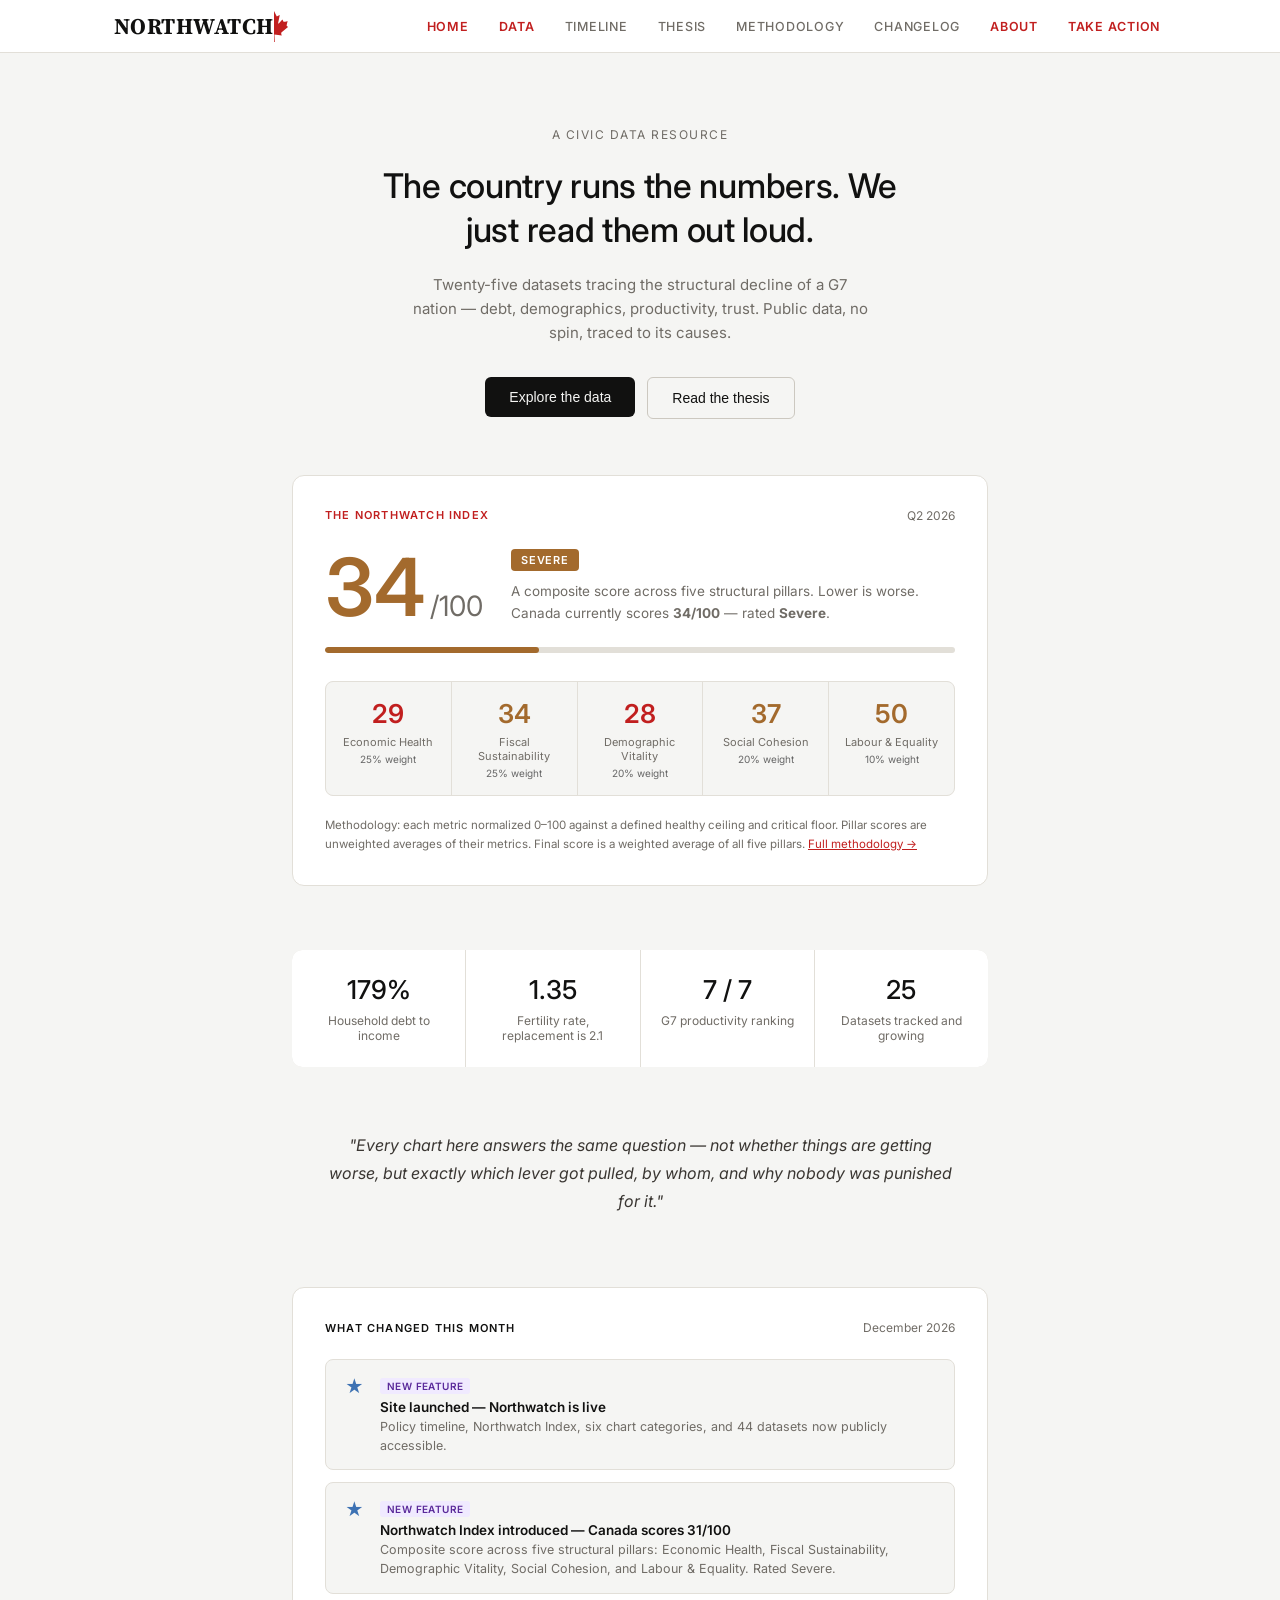
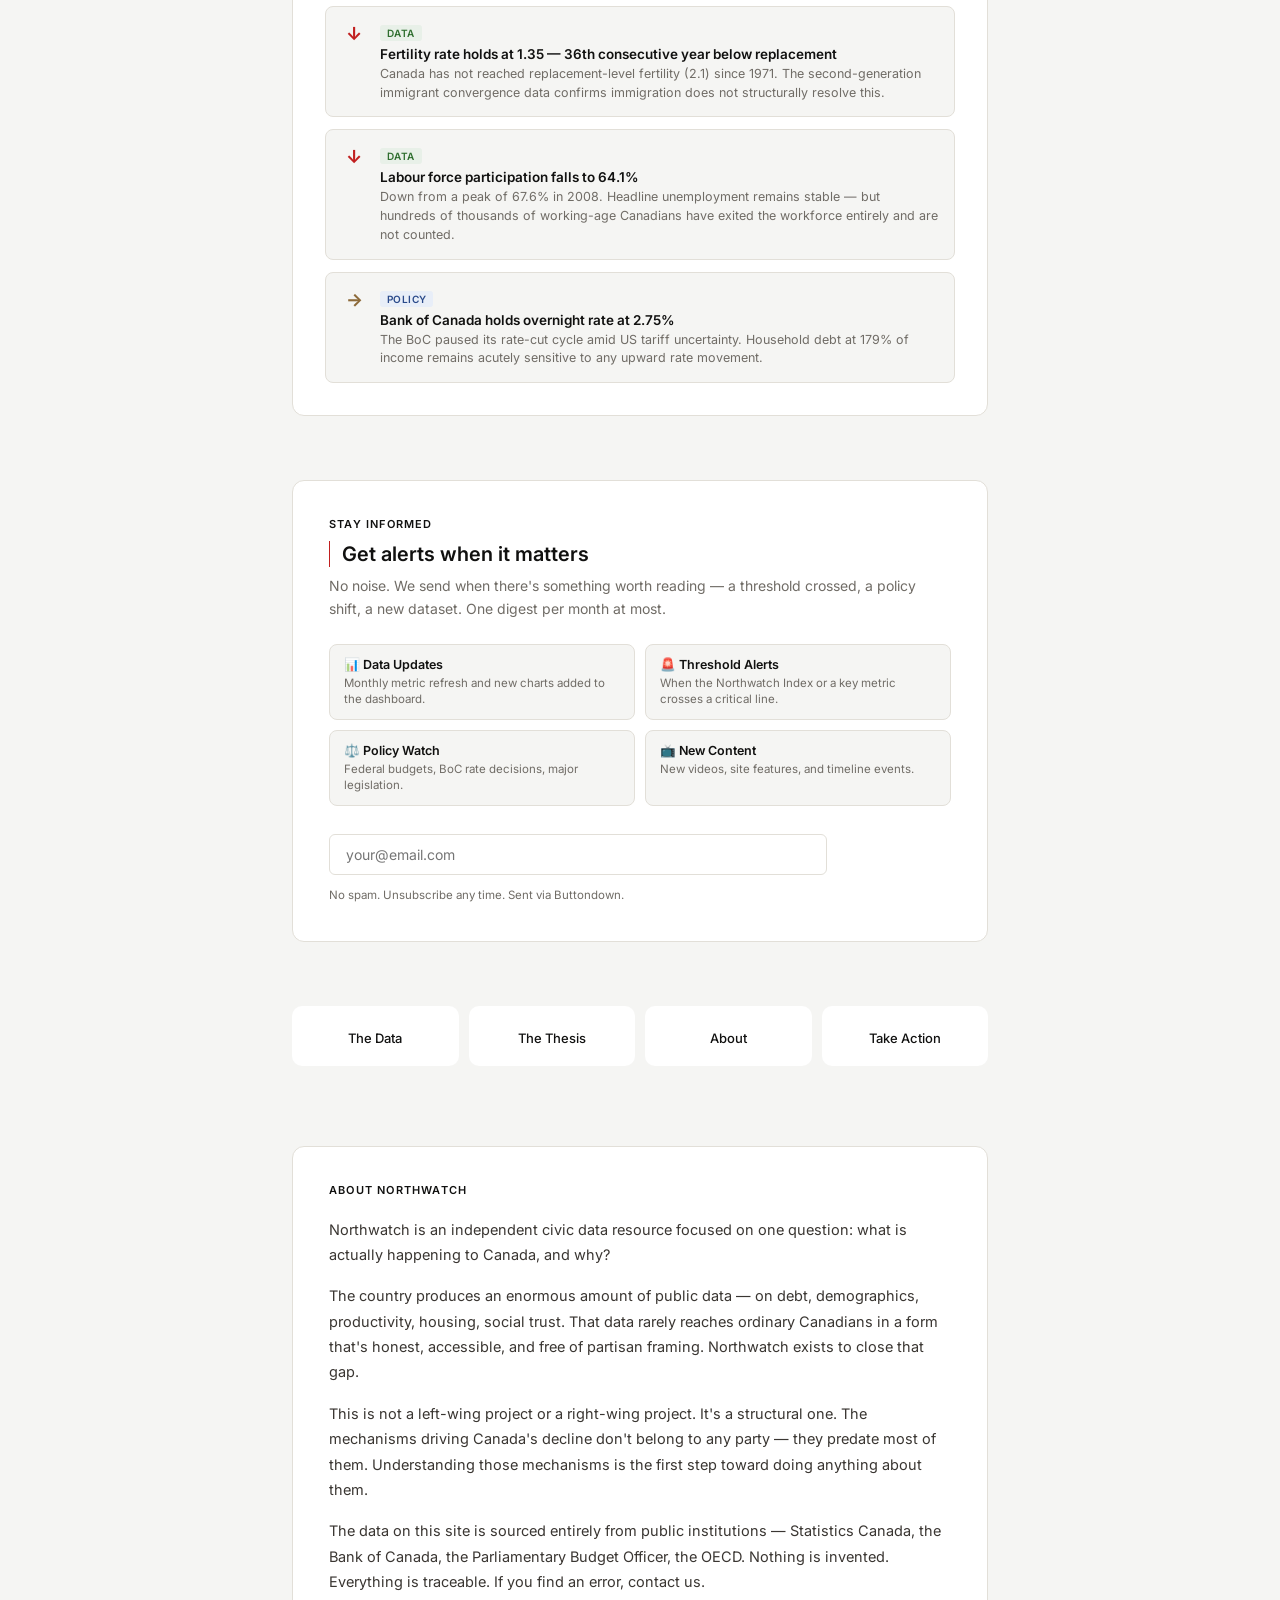
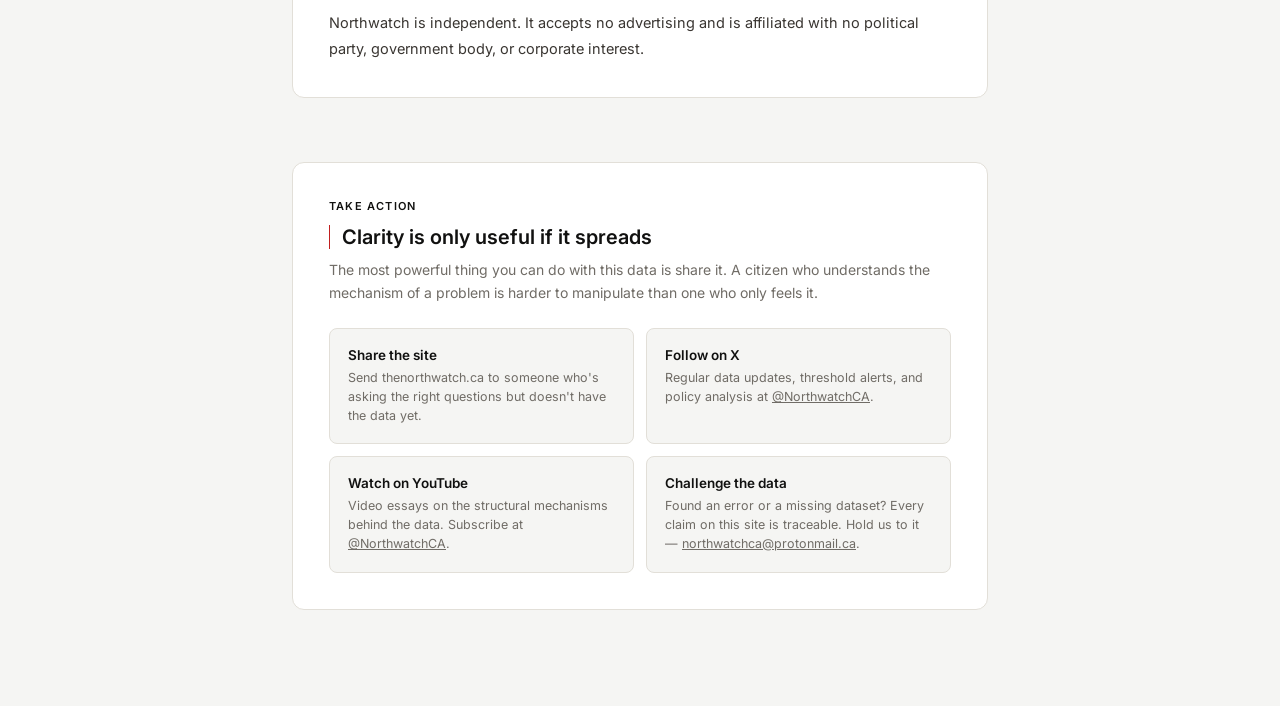
<file: index.html>
<!DOCTYPE html>
<html lang="en">
<head>
<meta charset="UTF-8">
<meta name="viewport" content="width=device-width, initial-scale=1.0">
<title>Northwatch — A Canadian Civic Data Resource</title>
<meta name="description" content="A neutral, citable data resource tracking Canada's structural economic, fiscal, demographic, and social trends. 44+ charts, sourced from Statistics Canada and government data.">
<meta property="og:type" content="website">
<meta property="og:title" content="Northwatch — A Canadian Civic Data Resource">
<meta property="og:description" content="A neutral, citable data resource tracking Canada's structural economic, fiscal, demographic, and social trends. 44+ charts, sourced from Statistics Canada and government data.">
<meta property="og:url" content="https://northwatchca.github.io/civic-dashboard-dev/">
<meta property="og:site_name" content="Northwatch">
<meta name="twitter:card" content="summary">
<meta name="twitter:title" content="Northwatch — A Canadian Civic Data Resource">
<meta name="twitter:description" content="A neutral, citable data resource tracking Canada's structural economic, fiscal, demographic, and social trends. 44+ charts, sourced from Statistics Canada and government data.">
<link rel="canonical" href="https://northwatchca.github.io/civic-dashboard-dev/">
<link rel="alternate" type="application/rss+xml" title="Northwatch — What Changed" href="rss.xml">
<link rel="preconnect" href="https://fonts.googleapis.com">
<link rel="preconnect" href="https://fonts.gstatic.com" crossorigin>
<link href="https://fonts.googleapis.com/css2?family=Inter:wght@400;500;600&family=Source+Serif+4:wght@700&display=swap" rel="stylesheet" media="print" onload="this.media='all'">
<noscript><link href="https://fonts.googleapis.com/css2?family=Inter:wght@400;500;600&family=Source+Serif+4:wght@700&display=swap" rel="stylesheet"></noscript>
<style>
  :root {
    --bg: #f5f5f3;
    --bg-card: #ffffff;
    --border: #e2dfd8;
    --text-bright: #111110;
    --text-mid: #3a3632;
    --text-muted: #706c66;
    --text-dim: #706c66;
  }

  * { margin: 0; padding: 0; box-sizing: border-box; }

  html { overflow-x: hidden; }

  body {
    background: var(--bg);
    font-family: 'Inter', -apple-system, sans-serif;
    color: var(--text-bright);
    overflow-x: hidden;
  }

  .hero {
    padding: 72px 32px 56px;
    max-width: 620px;
    margin: 0 auto;
    text-align: center;
  }

  .hero .eyebrow {
    color: var(--text-muted);
    font-size: 12px;
    letter-spacing: 1.5px;
    text-transform: uppercase;
    margin-bottom: 20px;
  }

  .hero h1 {
    font-size: 34px;
    font-weight: 500;
    line-height: 1.3;
    margin-bottom: 20px;
    letter-spacing: -0.3px;
  }

  .hero p {
    color: var(--text-dim);
    font-size: 15px;
    line-height: 1.6;
    margin-bottom: 32px;
    max-width: 460px;
    margin-left: auto;
    margin-right: auto;
  }

  .hero .buttons {
    display: flex;
    gap: 12px;
    justify-content: center;
  }

  .btn-primary {
    background: var(--text-bright);
    color: var(--bg);
    border: none;
    padding: 12px 24px;
    border-radius: 6px;
    font-size: 14px;
    font-weight: 500;
    cursor: pointer;
  }

  .btn-secondary {
    background: transparent;
    color: var(--text-bright);
    border: 0.5px solid #ccc8c0;
    padding: 12px 24px;
    border-radius: 6px;
    font-size: 14px;
    font-weight: 500;
    cursor: pointer;
  }

  .stats {
    padding: 0 32px 64px;
    max-width: 760px;
    margin: 0 auto;
  }

  .stats-grid {
    display: grid;
    grid-template-columns: repeat(4, 1fr);
    gap: 1px;
    background: var(--border);
    border-radius: 10px;
    overflow: hidden;
  }

  .stat-cell {
    background: var(--bg-card);
    padding: 1.5rem 1rem;
    text-align: center;
  }

  .stat-cell .number {
    font-size: 26px;
    font-weight: 500;
    margin-bottom: 8px;
  }

  .stat-cell .label {
    font-size: 12px;
    color: var(--text-muted);
  }

  .quote {
    padding: 0 32px 72px;
    max-width: 700px;
    margin: 0 auto;
    text-align: center;
  }

  .quote p {
    color: var(--text-mid);
    font-size: 16px;
    line-height: 1.75;
    font-style: italic;
  }

  .nav-cards {
    padding: 0 32px 80px;
    max-width: 760px;
    margin: 0 auto;
  }

  .nav-cards-grid {
    display: grid;
    grid-template-columns: repeat(4, 1fr);
    gap: 10px;
  }

  .nav-card {
    background: var(--bg-card);
    border-radius: 10px;
    padding: 1.25rem 1rem;
    text-align: center;
    text-decoration: none;
    display: block;
    transition: background 0.15s;
  }

  .nav-card:hover {
    background: #f2f0ec;
  }

  .nav-card .label {
    font-size: 13px;
    font-weight: 500;
    color: var(--text-bright);
    margin-top: 4px;
  }

  /* ── About ── */
  .about-section{padding:0 32px 64px;max-width:760px;margin:0 auto;}
  .about-wrap{background:#fff;border:1px solid var(--border);border-radius:12px;padding:36px;}
  .about-eyebrow{font-size:11px;font-weight:600;letter-spacing:1.2px;text-transform:uppercase;color:var(--accent);display:block;margin-bottom:20px;}
  .about-body p{font-size:14.5px;color:var(--text-mid);line-height:1.75;margin-bottom:16px;}
  .about-body p:last-child{margin-bottom:0;}

  /* ── Take Action ── */
  .action-section{padding:0 32px 96px;max-width:760px;margin:0 auto;}
  .action-wrap{background:#fff;border:1px solid var(--border);border-radius:12px;padding:36px;}
  .action-eyebrow{font-size:11px;font-weight:600;letter-spacing:1.2px;text-transform:uppercase;color:var(--accent);display:block;margin-bottom:12px;}
  .action-wrap h2{font-size:20px;font-weight:600;margin-bottom:10px;border-left:1.5px solid #c11f1f;padding-left:12px;}
  .action-desc{font-size:14px;color:var(--text-muted);line-height:1.6;margin-bottom:24px;}
  .action-grid{display:grid;grid-template-columns:repeat(2,1fr);gap:12px;}
  .action-card{background:var(--bg);border:1px solid var(--border);border-radius:8px;padding:18px;}
  .action-card-title{font-size:13.5px;font-weight:600;margin-bottom:6px;color:var(--text-bright);}
  .action-card-desc{font-size:12.5px;color:var(--text-muted);line-height:1.5;}
  .action-card-desc a{color:var(--accent);text-decoration:underline;}
  .action-card-desc a:hover{text-decoration:none;}
  @media(max-width:640px){.action-grid{grid-template-columns:1fr;}}

  /* ── What Changed Feed ── */
  .feed-section{padding:0 32px 64px;max-width:760px;margin:0 auto;}
  .feed-wrap{background:#fff;border:1px solid var(--border);border-radius:12px;padding:32px;}
  .feed-header{display:flex;align-items:baseline;justify-content:space-between;margin-bottom:24px;gap:12px;flex-wrap:wrap;}
  .feed-eyebrow{font-size:11px;font-weight:600;letter-spacing:1.2px;text-transform:uppercase;color:var(--accent);}
  .feed-month{font-size:12px;color:var(--text-muted);}
  .feed-wrap h2{font-size:20px;font-weight:600;margin-bottom:20px;border-left:1.5px solid #c11f1f;padding-left:12px;}
  .feed-list{display:flex;flex-direction:column;gap:12px;}
  .feed-item{
    display:flex;align-items:flex-start;gap:14px;
    padding:14px 16px;background:var(--bg);border-radius:8px;
    border:1px solid var(--border);
  }
  .feed-arrow{
    font-size:18px;font-weight:700;flex-shrink:0;width:24px;
    text-align:center;line-height:1.4;
  }
  .feed-arrow.up{color:#2e7d4f;}
  .feed-arrow.down{color:#c11f1f;}
  .feed-arrow.new{color:#3d72b3;}
  .feed-arrow.neutral{color:#8d6a39;}
  .feed-content{flex:1;}
  .feed-item-title{font-size:13.5px;font-weight:600;margin-bottom:3px;color:var(--text-bright);}
  .feed-item-note{font-size:12.5px;color:var(--text-muted);line-height:1.5;}
  .feed-tag{
    display:inline-block;font-size:10px;font-weight:600;text-transform:uppercase;
    letter-spacing:0.4px;padding:2px 7px;border-radius:3px;margin-bottom:5px;
  }
  .tag-data{background:#e8f0e8;color:#2e6e2e;}
  .tag-threshold{background:#fde8e8;color:#8f1919;}
  .tag-policy{background:#e8eef8;color:#2a4a8a;}
  .tag-feature{background:#f0eaff;color:#5a2a9a;}
  .feed-empty{font-size:13.5px;color:var(--text-muted);font-style:italic;text-align:center;padding:20px 0;}

  @media(max-width:640px){
    .feed-item{flex-direction:column;gap:8px;}
  }
  .subscribe-section{padding:0 32px 64px;max-width:760px;margin:0 auto;}
  .subscribe-wrap{
    background:#fff;border:1px solid var(--border);border-radius:12px;padding:36px;
  }
  .subscribe-header{margin-bottom:24px;}
  .subscribe-eyebrow{
    font-size:11px;font-weight:600;letter-spacing:1.2px;text-transform:uppercase;
    color:var(--accent);display:block;margin-bottom:10px;
  }
  .subscribe-wrap h2{font-size:20px;font-weight:600;margin-bottom:8px;line-height:1.3;border-left:1.5px solid #c11f1f;padding-left:12px;}
  .subscribe-wrap .sub-desc{font-size:14px;color:var(--text-muted);line-height:1.6;}
  .notify-categories{
    display:grid;grid-template-columns:repeat(2,1fr);gap:10px;margin:20px 0 28px;
  }
  .notify-cat{
    background:var(--bg);border:1px solid var(--border);border-radius:8px;
    padding:12px 14px;
  }
  .notify-cat-title{font-size:12.5px;font-weight:600;margin-bottom:3px;color:var(--text);}
  .notify-cat-desc{font-size:11.5px;color:var(--text-muted);line-height:1.4;}
  .subscribe-form{display:flex;gap:10px;flex-wrap:wrap;}
  .subscribe-form input[type="email"]{
    flex:1;min-width:200px;padding:11px 16px;border:1px solid var(--border);
    border-radius:6px;font-size:14px;font-family:inherit;background:#fff;
    color:var(--text);outline:none;transition:border-color .15s;
  }
  .subscribe-form input[type="email"]:focus{border-color:var(--accent);}
  .subscribe-form input[type="submit"]{
    background:var(--accent);color:#fff;border:none;border-radius:6px;
    padding:11px 22px;font-size:14px;font-weight:600;font-family:inherit;
    cursor:pointer;transition:background .15s;white-space:nowrap;
  }
  .subscribe-form input[type="submit"]:hover{background:#671414;}
  .subscribe-note{font-size:11.5px;color:var(--text-muted);margin-top:12px;line-height:1.5;}
  @media(max-width:640px){
    .notify-categories{grid-template-columns:1fr;}
    .subscribe-form{flex-direction:column;}
    .subscribe-form input[type="submit"]{width:100%;}
  }
  .rwi-section { padding: 0 32px 64px; max-width: 760px; margin: 0 auto; }
  .rwi-wrap {
    background: #fff;
    border: 1px solid var(--border);
    border-radius: 12px;
    padding: 32px;
  }
  .rwi-header {
    display: flex; align-items: center; justify-content: space-between;
    margin-bottom: 24px;
  }
  .rwi-eyebrow {
    font-size: 11px; font-weight: 600; letter-spacing: 1.2px;
    text-transform: uppercase; color: #c11f1f;
  }
  .rwi-quarter { font-size: 12px; color: var(--text-muted); }
  .rwi-score-row {
    display: flex; align-items: center; gap: 28px; margin-bottom: 20px;
  }
  .rwi-score-block { display: flex; align-items: baseline; gap: 4px; flex-shrink: 0; }
  .rwi-number { font-size: 80px; font-weight: 600; line-height: 1; }
  .rwi-denom { font-size: 28px; color: var(--text-muted); font-weight: 400; }
  .rwi-verdict-block { flex: 1; }
  .rwi-verdict-badge {
    display: inline-block; color: #fff; font-size: 11px; font-weight: 600;
    letter-spacing: 0.8px; text-transform: uppercase;
    padding: 4px 10px; border-radius: 4px; margin-bottom: 10px;
  }
  .rwi-desc { font-size: 13.5px; color: var(--text-muted); line-height: 1.6; }
  .rwi-bar-wrap { margin-bottom: 28px; }
  .rwi-bar-track {
    height: 6px; background: var(--border); border-radius: 3px; overflow: hidden;
  }
  .rwi-bar-fill { height: 100%; border-radius: 3px; transition: width 1s ease; }
  .rwi-pillars {
    display: grid; grid-template-columns: repeat(5, 1fr);
    gap: 1px; background: var(--border);
    border: 1px solid var(--border); border-radius: 8px; overflow: hidden;
    margin-bottom: 20px;
  }
  .rwi-pillar {
    background: var(--bg); padding: 16px 12px; text-align: center;
  }
  .rwi-pillar-score { font-size: 26px; font-weight: 600; margin-bottom: 6px; }
  .rwi-pillar-name { font-size: 11px; color: var(--text-muted); margin-bottom: 4px; line-height: 1.3; }
  .rwi-pillar-weight { font-size: 10px; color: #666666; }
  .rwi-footer { font-size: 11.5px; color: var(--text-muted); line-height: 1.6; }
  .rwi-footer a { color: #c11f1f; text-decoration: underline; }
  .rwi-footer a:hover { text-decoration: none; }

  @media (max-width: 640px) {
    .hero .buttons { flex-direction: column; gap: 14px; }
    .btn-primary, .btn-secondary { width: 100%; padding: 14px 24px; }
    .hero .buttons a { width: 100%; display: block; }
    .stats-grid, .nav-cards-grid { grid-template-columns: repeat(2, 1fr); }
    .hero h1 { font-size: 26px; }
    .rwi-pillars { grid-template-columns: repeat(2, 1fr); }
    .rwi-number { font-size: 56px; }
    .rwi-score-row { flex-direction: column; align-items: flex-start; gap: 16px; }
  }
</style>
</head>
<body>
<div id="site-nav-root" style="height:53px;background:#fff;border-bottom:1px solid #e2dfd8;position:sticky;top:0;z-index:500;"></div>

<main>
<section class="hero">
  <p class="eyebrow">A civic data resource</p>
  <h1>The country runs the numbers. We just read them out loud.</h1>
  <p>Twenty-five datasets tracing the structural decline of a G7 nation — debt, demographics, productivity, trust. Public data, no spin, traced to its causes.</p>
  <div class="buttons">
    <a href="data/index.html"><button class="btn-primary">Explore the data</button></a>
    <a href="thesis.html"><button class="btn-secondary">Read the thesis</button></a>
  </div>
</section>

<section class="rwi-section" id="rwi-section"></section>
<script src="northwatch-index.js"></script>
<script>renderRWI();</script>

<section class="stats">
  <div class="stats-grid">
    <div class="stat-cell">
      <div class="number">179%</div>
      <div class="label">Household debt to income</div>
    </div>
    <div class="stat-cell">
      <div class="number">1.35</div>
      <div class="label">Fertility rate, replacement is 2.1</div>
    </div>
    <div class="stat-cell">
      <div class="number">7 / 7</div>
      <div class="label">G7 productivity ranking</div>
    </div>
    <div class="stat-cell">
      <div class="number">25</div>
      <div class="label">Datasets tracked and growing</div>
    </div>
  </div>
</section>

<section class="quote">
  <p>"Every chart here answers the same question — not whether things are getting worse, but exactly which lever got pulled, by whom, and why nobody was punished for it."</p>
</section>

<section class="feed-section">
  <div class="feed-wrap">
    <div class="feed-header">
      <span class="feed-eyebrow">What Changed This Month</span>
      <span class="feed-month" id="feed-month"></span>
    </div>
    <div class="feed-list" id="feed-list"></div>
  </div>
</section>

<section class="subscribe-section">
  <div class="subscribe-wrap">
    <div class="subscribe-header">
      <span class="subscribe-eyebrow">Stay Informed</span>
      <h2>Get alerts when it matters</h2>
      <p class="sub-desc">No noise. We send when there's something worth reading — a threshold crossed, a policy shift, a new dataset. One digest per month at most.</p>
    </div>
    <div class="notify-categories">
      <div class="notify-cat">
        <div class="notify-cat-title">📊 Data Updates</div>
        <div class="notify-cat-desc">Monthly metric refresh and new charts added to the dashboard.</div>
      </div>
      <div class="notify-cat">
        <div class="notify-cat-title">🚨 Threshold Alerts</div>
        <div class="notify-cat-desc">When the Northwatch Index or a key metric crosses a critical line.</div>
      </div>
      <div class="notify-cat">
        <div class="notify-cat-title">⚖️ Policy Watch</div>
        <div class="notify-cat-desc">Federal budgets, BoC rate decisions, major legislation.</div>
      </div>
      <div class="notify-cat">
        <div class="notify-cat-title">📺 New Content</div>
        <div class="notify-cat-desc">New videos, site features, and timeline events.</div>
      </div>
    </div>
    <form
      action="https://buttondown.com/api/emails/embed-subscribe/bolesnikov"
      method="post"
      class="subscribe-form"
      target="_blank"
    >
      <input type="email" name="email" id="bd-email" placeholder="your@email.com" required />
      <input type="submit" value="Subscribe" />
    </form>
    <p class="subscribe-note">No spam. Unsubscribe any time. Sent via Buttondown.</p>
  </div>
</section>

<section class="nav-cards">
  <div class="nav-cards-grid">
    <a href="data/index.html" class="nav-card">
      <div class="label">The Data</div>
    </a>
    <a href="thesis.html" class="nav-card">
      <div class="label">The Thesis</div>
    </a>
    <a href="#about" class="nav-card">
      <div class="label">About</div>
    </a>
    <a href="#take-action" class="nav-card">
      <div class="label">Take Action</div>
    </a>
  </div>
</section>

<section class="about-section" id="about">
  <div class="about-wrap">
    <span class="about-eyebrow">About Northwatch</span>
    <div class="about-body">
      <p>Northwatch is an independent civic data resource focused on one question: what is actually happening to Canada, and why?</p>
      <p>The country produces an enormous amount of public data — on debt, demographics, productivity, housing, social trust. That data rarely reaches ordinary Canadians in a form that's honest, accessible, and free of partisan framing. Northwatch exists to close that gap.</p>
      <p>This is not a left-wing project or a right-wing project. It's a structural one. The mechanisms driving Canada's decline don't belong to any party — they predate most of them. Understanding those mechanisms is the first step toward doing anything about them.</p>
      <p>The data on this site is sourced entirely from public institutions — Statistics Canada, the Bank of Canada, the Parliamentary Budget Officer, the OECD. Nothing is invented. Everything is traceable. If you find an error, contact us.</p>
      <p>Northwatch is independent. It accepts no advertising and is affiliated with no political party, government body, or corporate interest.</p>
    </div>
  </div>
</section>

<section class="action-section" id="take-action">
  <div class="action-wrap">
    <span class="action-eyebrow">Take Action</span>
    <h2>Clarity is only useful if it spreads</h2>
    <p class="action-desc">The most powerful thing you can do with this data is share it. A citizen who understands the mechanism of a problem is harder to manipulate than one who only feels it.</p>
    <div class="action-grid">
      <div class="action-card">
        <div class="action-card-title">Share the site</div>
        <div class="action-card-desc">Send thenorthwatch.ca to someone who's asking the right questions but doesn't have the data yet.</div>
      </div>
      <div class="action-card">
        <div class="action-card-title">Follow on X</div>
        <div class="action-card-desc">Regular data updates, threshold alerts, and policy analysis at <a href="https://x.com/NorthwatchCA" target="_blank">@NorthwatchCA</a>.</div>
      </div>
      <div class="action-card">
        <div class="action-card-title">Watch on YouTube</div>
        <div class="action-card-desc">Video essays on the structural mechanisms behind the data. Subscribe at <a href="https://youtube.com/@NorthwatchCA" target="_blank">@NorthwatchCA</a>.</div>
      </div>
      <div class="action-card">
        <div class="action-card-title">Challenge the data</div>
        <div class="action-card-desc">Found an error or a missing dataset? Every claim on this site is traceable. Hold us to it — <a href="mailto:northwatchca@protonmail.ca">northwatchca@protonmail.ca</a>.</div>
      </div>
    </div>
  </div>
</section>
</main>

<script>
/* ═══════════════════════════════════════════════════
   WHAT CHANGED THIS MONTH — Update this array monthly.
   direction: "up" | "down" | "new" | "neutral"
   tag: "data" | "threshold" | "policy" | "feature"
   arrow glyphs: up=↑ down=↓ new=★ neutral=→
═══════════════════════════════════════════════════ */
const FEED = [
  {
    direction: "new",
    date: "2026-07-01",
    tag: "feature",
    title: "Site launched — Northwatch is live",
    note: "Policy timeline, Northwatch Index, six chart categories, and 44 datasets now publicly accessible."
  },
  {
    direction: "new",
    date: "2026-07-01",
    tag: "feature",
    title: "Northwatch Index introduced — Canada scores 31/100",
    note: "Composite score across five structural pillars: Economic Health, Fiscal Sustainability, Demographic Vitality, Social Cohesion, and Labour & Equality. Rated Severe."
  },
  {
    direction: "down",
    date: "2026-07-01",
    tag: "data",
    title: "Fertility rate holds at 1.35 — 36th consecutive year below replacement",
    note: "Canada has not reached replacement-level fertility (2.1) since 1971. The second-generation immigrant convergence data confirms immigration does not structurally resolve this."
  },
  {
    direction: "down",
    date: "2026-07-01",
    tag: "data",
    title: "Labour force participation falls to 64.1%",
    note: "Down from a peak of 67.6% in 2008. Headline unemployment remains stable — but hundreds of thousands of working-age Canadians have exited the workforce entirely and are not counted."
  },
  {
    direction: "neutral",
    date: "2026-07-01",
    tag: "policy",
    title: "Bank of Canada holds overnight rate at 2.75%",
    note: "The BoC paused its rate-cut cycle amid US tariff uncertainty. Household debt at 179% of income remains acutely sensitive to any upward rate movement."
  },
];

const ARROWS = { up:"↑", down:"↓", new:"★", neutral:"→" };
const TAG_LABELS = { data:"Data", threshold:"Threshold", policy:"Policy", feature:"New Feature" };

function renderFeed(){
  const now = new Date();
  document.getElementById("feed-month").textContent =
    now.toLocaleString("default",{month:"long"}) + " " + now.getFullYear();

  const list = document.getElementById("feed-list");
  if(!FEED.length){
    list.innerHTML = `<p class="feed-empty">No updates this month yet — check back soon.</p>`;
    return;
  }
  list.innerHTML = FEED.map(f=>`
    <div class="feed-item">
      <span class="feed-arrow ${f.direction}">${ARROWS[f.direction]}</span>
      <div class="feed-content">
        <span class="feed-tag tag-${f.tag}">${TAG_LABELS[f.tag]}</span>
        <div class="feed-item-title">${f.title}</div>
        <div class="feed-item-note">${f.note}</div>
      </div>
    </div>`).join("");
}
renderFeed();
</script>
<script src="nav.js?v=9"></script>
</body>
</html>
</file>
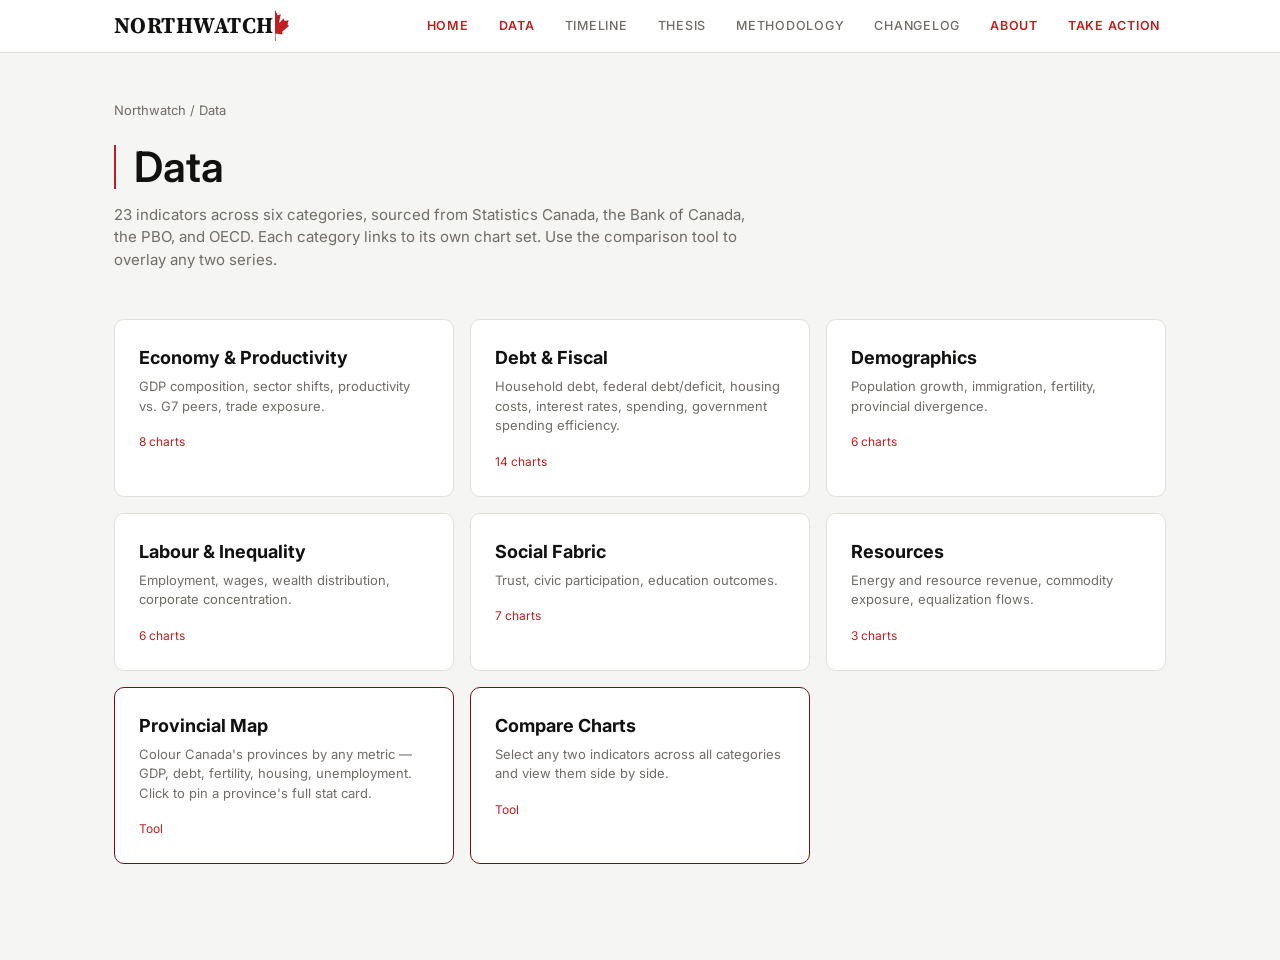
<file: data/index.html>
<!DOCTYPE html>
<html lang="en">
<head>
<meta charset="UTF-8">
<title>Data — Northwatch</title>
<meta name="description" content="Explore 44+ charts across Canada's economy, fiscal position, demographics, labour market, and social fabric — all sourced and citable.">
<meta property="og:type" content="website">
<meta property="og:title" content="Data — Northwatch">
<meta property="og:description" content="Explore 44+ charts across Canada's economy, fiscal position, demographics, labour market, and social fabric — all sourced and citable.">
<meta property="og:url" content="https://northwatchca.github.io/civic-dashboard-dev/data/">
<meta property="og:site_name" content="Northwatch">
<meta name="twitter:card" content="summary">
<meta name="twitter:title" content="Data — Northwatch">
<meta name="twitter:description" content="Explore 44+ charts across Canada's economy, fiscal position, demographics, labour market, and social fabric — all sourced and citable.">
<link rel="canonical" href="https://northwatchca.github.io/civic-dashboard-dev/data/">
<meta name="viewport" content="width=device-width, initial-scale=1.0">
<link rel="preconnect" href="https://fonts.googleapis.com">
<link rel="preconnect" href="https://fonts.gstatic.com" crossorigin>
<link href="https://fonts.googleapis.com/css2?family=Inter:wght@400;500;600;700&family=Source+Serif+4:wght@700&display=swap" rel="stylesheet" media="print" onload="this.media='all'">
<noscript><link href="https://fonts.googleapis.com/css2?family=Inter:wght@400;500;600;700&family=Source+Serif+4:wght@700&display=swap" rel="stylesheet"></noscript>
<link rel="stylesheet" href="data-style.css?v=28">
</head>
<body>
<div id="site-nav-root" style="height:53px;background:#fff;border-bottom:1px solid #e2dfd8;position:sticky;top:0;z-index:500;"></div>
<div class="wrap">
  <div class="breadcrumb"><a href="../index.html">Northwatch</a> / Data</div>
  <h1>Data</h1>
  <p class="page-sub">23 indicators across six categories, sourced from Statistics Canada, the Bank of Canada, the PBO, and OECD. Each category links to its own chart set. Use the comparison tool to overlay any two series.</p>

  <div class="cat-grid">
    <a class="cat-card" href="economy.html">
      <h2>Economy & Productivity</h2>
      <p>GDP composition, sector shifts, productivity vs. G7 peers, trade exposure.</p>
      <span class="count">8 charts</span>
    </a>
    <a class="cat-card" href="debt-fiscal.html">
      <h2>Debt & Fiscal</h2>
      <p>Household debt, federal debt/deficit, housing costs, interest rates, spending, government spending efficiency.</p>
      <span class="count">14 charts</span>
    </a>
    <a class="cat-card" href="demographics.html">
      <h2>Demographics</h2>
      <p>Population growth, immigration, fertility, provincial divergence.</p>
      <span class="count">6 charts</span>
    </a>
    <a class="cat-card" href="labour-inequality.html">
      <h2>Labour & Inequality</h2>
      <p>Employment, wages, wealth distribution, corporate concentration.</p>
      <span class="count">6 charts</span>
    </a>
    <a class="cat-card" href="social-fabric.html">
      <h2>Social Fabric</h2>
      <p>Trust, civic participation, education outcomes.</p>
      <span class="count">7 charts</span>
    </a>
    <a class="cat-card" href="resources.html">
      <h2>Resources</h2>
      <p>Energy and resource revenue, commodity exposure, equalization flows.</p>
      <span class="count">3 charts</span>
    </a>
    <a class="cat-card" href="map.html" style="border-color:var(--accent-dim);">
      <h2>Provincial Map</h2>
      <p>Colour Canada's provinces by any metric — GDP, debt, fertility, housing, unemployment. Click to pin a province's full stat card.</p>
      <span class="count">Tool</span>
    </a>
    <a class="cat-card" href="compare.html" style="border-color:var(--accent-dim);">
      <h2>Compare Charts</h2>
      <p>Select any two indicators across all categories and view them side by side.</p>
      <span class="count">Tool</span>
    </a>
  </div>
</div>
<script src="../nav.js?v=9"></script>
</body>
</html>
</file>
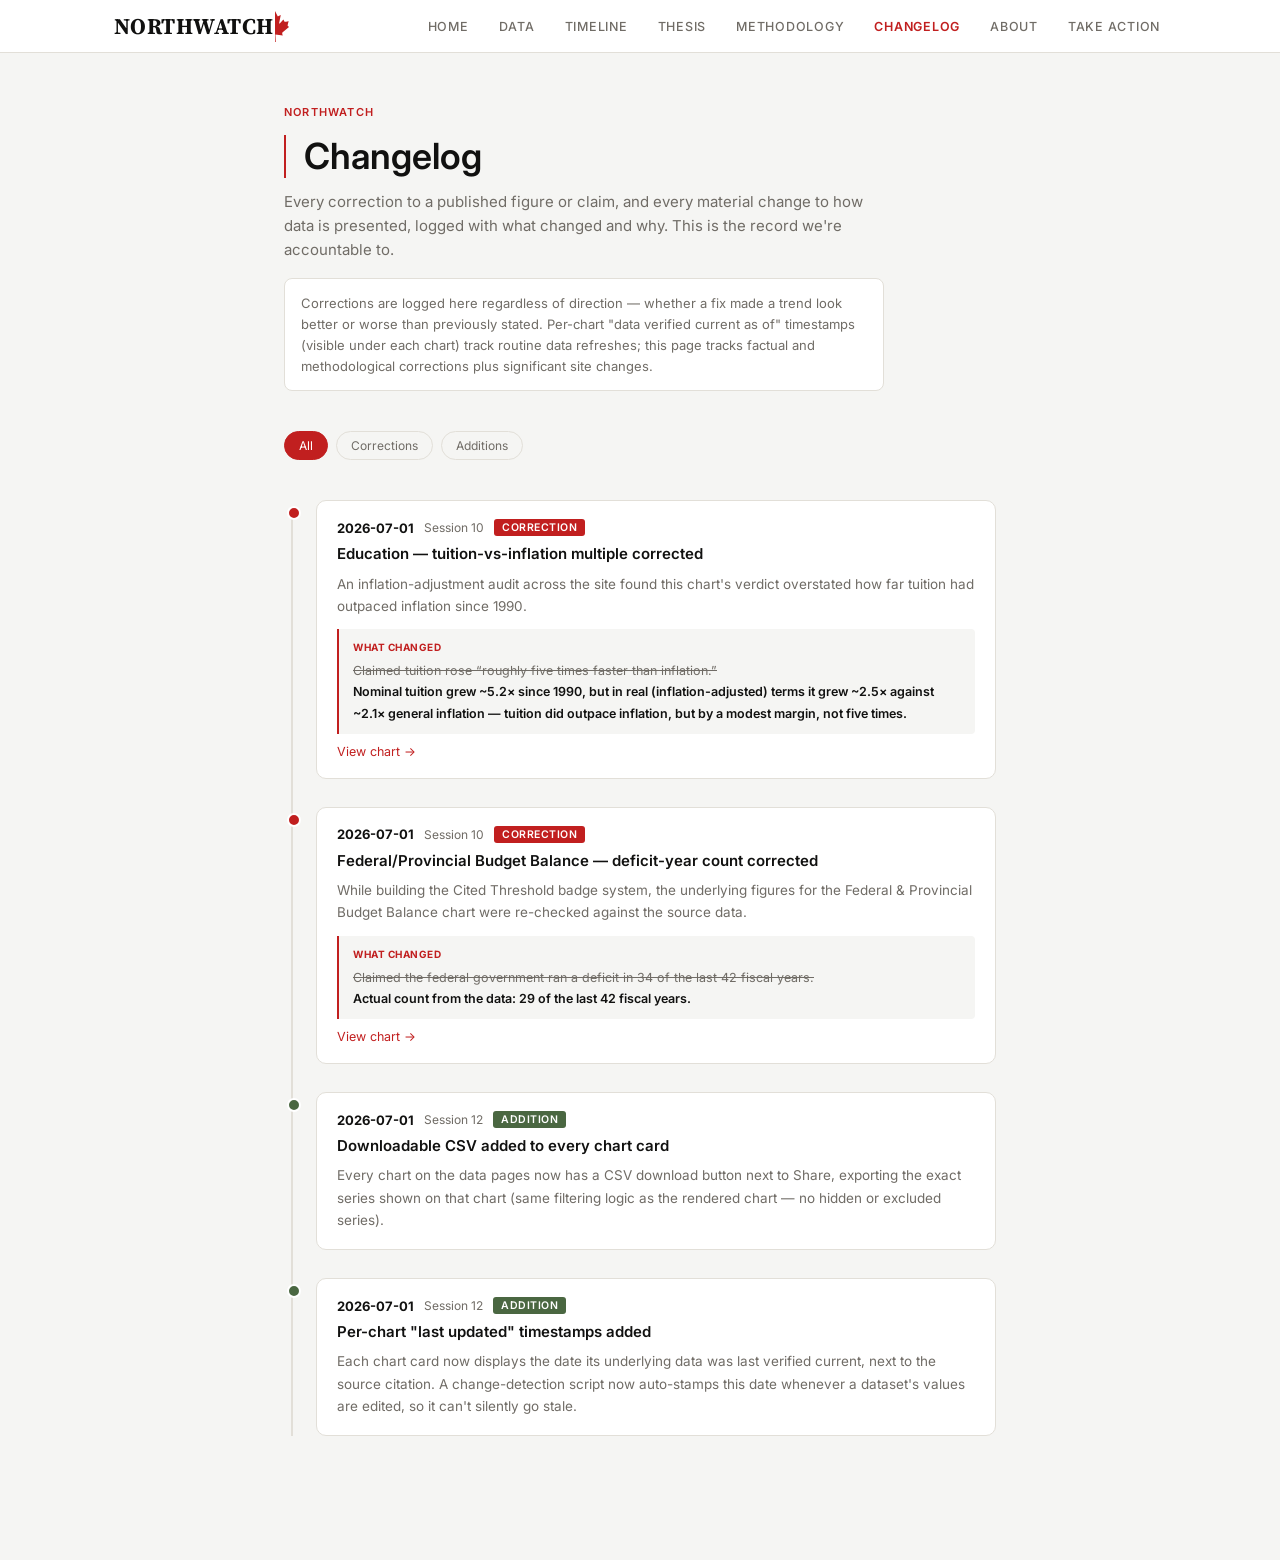
<file: changelog.html>
<!DOCTYPE html>
<html lang="en">
<head>
<meta charset="UTF-8">
<meta name="viewport" content="width=device-width, initial-scale=1.0">
<title>Changelog — Northwatch</title>
<meta name="description" content="A dated record of data corrections, revisions, and site changes on Northwatch — including source, magnitude, and reasoning for every correction.">
<meta property="og:type" content="website">
<meta property="og:title" content="Changelog — Northwatch">
<meta property="og:description" content="A dated record of data corrections, revisions, and site changes on Northwatch — including source, magnitude, and reasoning for every correction.">
<meta property="og:url" content="https://northwatchca.github.io/civic-dashboard-dev/changelog.html">
<meta property="og:site_name" content="Northwatch">
<meta name="twitter:card" content="summary">
<meta name="twitter:title" content="Changelog — Northwatch">
<meta name="twitter:description" content="A dated record of data corrections, revisions, and site changes on Northwatch — including source, magnitude, and reasoning for every correction.">
<link rel="canonical" href="https://northwatchca.github.io/civic-dashboard-dev/changelog.html">
<link rel="preconnect" href="https://fonts.googleapis.com">
<link rel="preconnect" href="https://fonts.gstatic.com" crossorigin>
<link href="https://fonts.googleapis.com/css2?family=Inter:wght@400;500;600;700&family=Source+Serif+4:wght@700&display=swap" rel="stylesheet" media="print" onload="this.media='all'">
<noscript><link href="https://fonts.googleapis.com/css2?family=Inter:wght@400;500;600;700&family=Source+Serif+4:wght@700&display=swap" rel="stylesheet"></noscript>
<style>
:root{
  --bg:#f5f5f3;--bg-card:#fff;--border:#e2dfd8;
  --text:#111110;--text-dim:#706c66;--accent:#c11f1f;
}
*{box-sizing:border-box;margin:0;padding:0;}
html{overflow-x:hidden;}
body{background:var(--bg);font-family:'Inter',-apple-system,sans-serif;color:var(--text);overflow-x:hidden;}
.wrap{max-width:760px;margin:0 auto;padding:52px 24px 96px;}
.page-eyebrow{font-size:11px;text-transform:uppercase;letter-spacing:1.2px;color:var(--accent);font-weight:600;margin-bottom:16px;}
h1{font-size:clamp(26px,4vw,36px);font-weight:600;margin-bottom:12px;line-height:1.2;border-left:2px solid #c11f1f;padding-left:18px;}
.page-sub{font-size:15px;color:var(--text-dim);line-height:1.6;max-width:600px;margin-bottom:16px;}
.page-note{
  font-size:13px;color:var(--text-dim);line-height:1.6;max-width:600px;margin-bottom:40px;
  background:var(--bg-card);border:1px solid var(--border);border-radius:8px;padding:14px 16px;
}

/* filter bar */
.filter-bar{display:flex;flex-wrap:wrap;gap:8px;margin-bottom:40px;}
.filter-btn{
  background:none;border:1px solid var(--border);border-radius:20px;
  padding:6px 14px;font-size:12px;font-family:inherit;cursor:pointer;
  color:var(--text-dim);transition:all .15s;
}
.filter-btn:hover{border-color:var(--accent);color:var(--accent);}
.filter-btn.active{background:var(--accent);border-color:var(--accent);color:#fff;}

/* log */
.log{position:relative;padding-left:32px;}
.log::before{
  content:'';position:absolute;left:7px;top:8px;bottom:0;
  width:2px;background:var(--border);
}
.log-entry{position:relative;margin-bottom:28px;}
.log-entry.hidden{display:none;}
.log-dot{
  position:absolute;left:-29px;top:6px;
  width:14px;height:14px;border-radius:50%;
  border:2px solid #fff;flex-shrink:0;
}
.dot-correction{background:var(--accent);}
.dot-addition{background:#4a6741;}

.log-card{
  background:var(--bg-card);border:1px solid var(--border);
  border-radius:10px;padding:18px 20px;
  transition:border-color .15s;
}
.log-card:hover{border-color:#ccc;}
.log-top{display:flex;align-items:center;gap:10px;margin-bottom:8px;flex-wrap:wrap;}
.log-date{font-size:13px;font-weight:700;color:var(--text);}
.log-session{font-size:12px;color:var(--text-dim);}
.log-tag{
  font-size:10.5px;font-weight:600;text-transform:uppercase;letter-spacing:0.5px;
  padding:2px 8px;border-radius:3px;color:#fff;
}
.tag-correction{background:var(--accent);}
.tag-addition{background:#4a6741;}
.log-title{font-size:15px;font-weight:600;margin-bottom:8px;line-height:1.35;}
.log-body{font-size:13.5px;color:var(--text-dim);line-height:1.65;}
.log-diff{
  margin-top:12px;padding:10px 14px;background:var(--bg);
  border-left:2px solid var(--accent);border-radius:0 4px 4px 0;
  font-size:12.5px;color:var(--text);line-height:1.7;
}
.log-diff strong{color:var(--accent);font-size:10px;text-transform:uppercase;letter-spacing:0.5px;display:block;margin-bottom:4px;}
.log-diff .was{color:var(--text-dim);text-decoration:line-through;}
.log-diff .now{color:var(--text);font-weight:600;}
.log-chart-link{display:inline-block;margin-top:10px;font-size:12.5px;color:var(--accent);text-decoration:none;}
.log-chart-link:hover{text-decoration:underline;}
</style>
</head>
<body>
<div id="site-nav-root" style="height:53px;background:#fff;border-bottom:1px solid #e2dfd8;position:sticky;top:0;z-index:500;"></div>

<div class="wrap">
  <p class="page-eyebrow">Northwatch</p>
  <h1>Changelog</h1>
  <p class="page-sub">Every correction to a published figure or claim, and every material change to how data is presented, logged with what changed and why. This is the record we're accountable to.</p>
  <p class="page-note">Corrections are logged here regardless of direction — whether a fix made a trend look better or worse than previously stated. Per-chart "data verified current as of" timestamps (visible under each chart) track routine data refreshes; this page tracks factual and methodological corrections plus significant site changes.</p>

  <div class="filter-bar">
    <button class="filter-btn active" data-cat="all">All</button>
    <button class="filter-btn" data-cat="correction">Corrections</button>
    <button class="filter-btn" data-cat="addition">Additions</button>
  </div>

  <div class="log" id="log"></div>
</div>

<script>
const ENTRIES = [
  {
    date: "2026-07-01",
    session: "Session 12",
    cat: "addition",
    title: "Downloadable CSV added to every chart card",
    body: "Every chart on the data pages now has a CSV download button next to Share, exporting the exact series shown on that chart (same filtering logic as the rendered chart — no hidden or excluded series).",
  },
  {
    date: "2026-07-01",
    session: "Session 12",
    cat: "addition",
    title: "Per-chart \"last updated\" timestamps added",
    body: "Each chart card now displays the date its underlying data was last verified current, next to the source citation. A change-detection script now auto-stamps this date whenever a dataset's values are edited, so it can't silently go stale."
  },
  {
    date: "2026-07-01",
    session: "Session 10",
    cat: "correction",
    title: "Federal/Provincial Budget Balance — deficit-year count corrected",
    body: "While building the Cited Threshold badge system, the underlying figures for the Federal & Provincial Budget Balance chart were re-checked against the source data.",
    diff: { was: "Claimed the federal government ran a deficit in 34 of the last 42 fiscal years.", now: "Actual count from the data: 29 of the last 42 fiscal years." },
    chart: { href: "data/debt-fiscal.html#chart-budget_balance_history", label: "View chart →" }
  },
  {
    date: "2026-07-01",
    session: "Session 10",
    cat: "correction",
    title: "Education — tuition-vs-inflation multiple corrected",
    body: "An inflation-adjustment audit across the site found this chart's verdict overstated how far tuition had outpaced inflation since 1990.",
    diff: { was: "Claimed tuition rose \u201croughly five times faster than inflation.\u201d", now: "Nominal tuition grew ~5.2\u00d7 since 1990, but in real (inflation-adjusted) terms it grew ~2.5\u00d7 against ~2.1\u00d7 general inflation \u2014 tuition did outpace inflation, but by a modest margin, not five times." },
    chart: { href: "data/social-fabric.html#chart-education-tuition", label: "View chart →" }
  },
];

function renderLog(filter){
  const log = document.getElementById("log");
  const sorted = [...ENTRIES].sort((a,b)=> b.date.localeCompare(a.date) || (a.cat==="correction"?-1:1));
  log.innerHTML = sorted.map(e => {
    const hidden = filter !== "all" && e.cat !== filter ? "hidden" : "";
    const tagLabel = e.cat.charAt(0).toUpperCase() + e.cat.slice(1);
    const diffHtml = e.diff ? `<div class="log-diff">
        <strong>What changed</strong>
        <span class="was">${e.diff.was}</span><br>
        <span class="now">${e.diff.now}</span>
      </div>` : "";
    const chartHtml = e.chart ? `<a class="log-chart-link" href="${e.chart.href}">${e.chart.label}</a>` : "";
    return `<div class="log-entry ${hidden}" data-cat="${e.cat}">
      <div class="log-dot dot-${e.cat}"></div>
      <div class="log-card">
        <div class="log-top">
          <span class="log-date">${e.date}</span>
          <span class="log-session">${e.session}</span>
          <span class="log-tag tag-${e.cat}">${tagLabel}</span>
        </div>
        <div class="log-title">${e.title}</div>
        <div class="log-body">${e.body}</div>
        ${diffHtml}
        ${chartHtml}
      </div>
    </div>`;
  }).join("");
}

document.querySelectorAll(".filter-btn").forEach(btn => {
  btn.addEventListener("click", function(){
    document.querySelectorAll(".filter-btn").forEach(b => b.classList.remove("active"));
    this.classList.add("active");
    renderLog(this.dataset.cat);
  });
});

renderLog("all");
</script>

<script src="nav.js?v=9"></script>
</body>
</html>
</file>
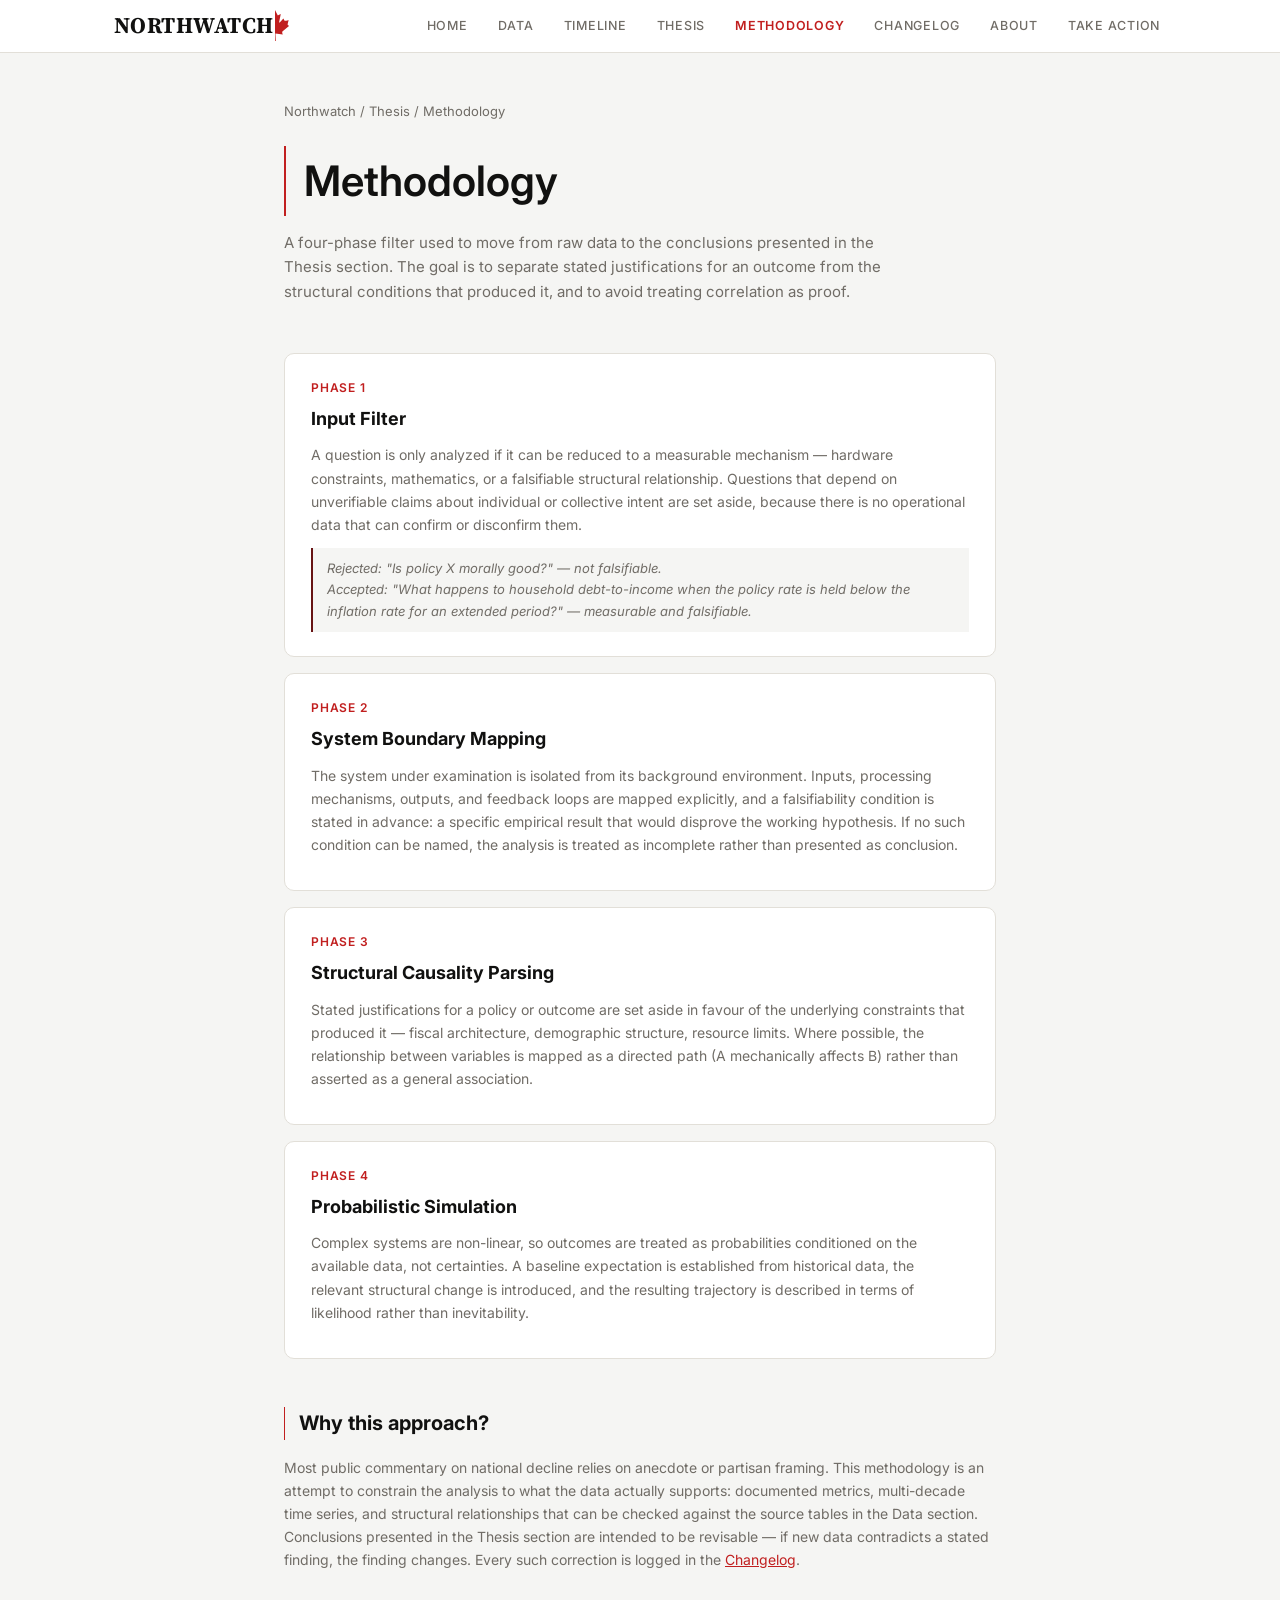
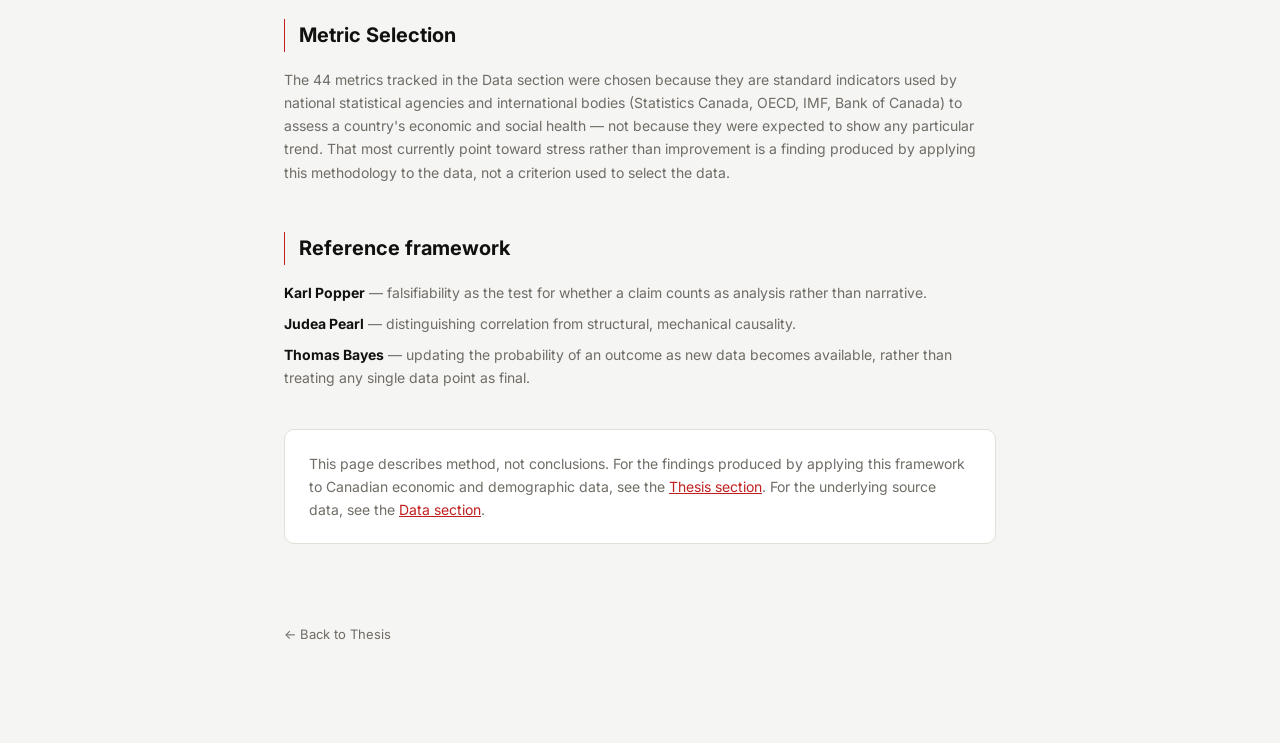
<file: methodology.html>
<!DOCTYPE html>
<html lang="en">
<head>
<meta charset="UTF-8">
<title>Methodology — Northwatch</title>
<meta name="description" content="How Northwatch sources, verifies, and presents Canadian civic data — including the Northwatch Index scoring methodology across five structural pillars.">
<meta property="og:type" content="website">
<meta property="og:title" content="Methodology — Northwatch">
<meta property="og:description" content="How Northwatch sources, verifies, and presents Canadian civic data — including the Northwatch Index scoring methodology across five structural pillars.">
<meta property="og:url" content="https://northwatchca.github.io/civic-dashboard-dev/methodology.html">
<meta property="og:site_name" content="Northwatch">
<meta name="twitter:card" content="summary">
<meta name="twitter:title" content="Methodology — Northwatch">
<meta name="twitter:description" content="How Northwatch sources, verifies, and presents Canadian civic data — including the Northwatch Index scoring methodology across five structural pillars.">
<link rel="canonical" href="https://northwatchca.github.io/civic-dashboard-dev/methodology.html">
<meta name="viewport" content="width=device-width, initial-scale=1.0">
<link rel="preconnect" href="https://fonts.googleapis.com">
<link rel="preconnect" href="https://fonts.gstatic.com" crossorigin>
<link href="https://fonts.googleapis.com/css2?family=Inter:wght@400;500;600;700&family=Source+Serif+4:wght@700&display=swap" rel="stylesheet" media="print" onload="this.media='all'">
<noscript><link href="https://fonts.googleapis.com/css2?family=Inter:wght@400;500;600;700&family=Source+Serif+4:wght@700&display=swap" rel="stylesheet"></noscript>
<style>
  :root{
    --bg:#f5f5f3; --bg-alt:#ffffff; --text:#111110; --text-dim:#706c66;
    --line:#e2dfd8; --accent:#c11f1f; --accent-dim:#671414;
  }
  *{box-sizing:border-box;}
  html{overflow-x:hidden;}
  body{background:var(--bg);color:var(--text);font-family:'Inter',-apple-system,sans-serif;margin:0;line-height:1.65;overflow-x:hidden;}
  a{color:var(--accent);}
  .wrap{max-width:760px;margin:0 auto;padding:48px 24px 96px;}
  .breadcrumb{font-size:13px;color:var(--text-dim);margin-bottom:24px;}
  .breadcrumb a{color:var(--text-dim);text-decoration:none;}
  .breadcrumb a:hover{color:var(--accent);}
  h1{font-size:clamp(28px,4vw,42px);font-weight:600;margin:0 0 8px;border-left:2px solid #c11f1f;padding-left:18px;}
  .page-sub{color:var(--text-dim);font-size:15px;max-width:600px;margin-bottom:48px;}

  .phase{
    background:var(--bg-alt);border:1px solid var(--line);border-radius:10px;
    padding:24px 26px;margin-bottom:16px;
  }
  .phase .label{font-size:12px;text-transform:uppercase;letter-spacing:0.8px;color:var(--accent);font-weight:600;margin-bottom:6px;}
  .phase h2{font-size:18px;margin:0 0 10px;}
  .phase p{font-size:14px;color:var(--text-dim);margin:0 0 10px;}
  .phase ul{margin:0 0 0 18px;padding:0;}
  .phase li{font-size:14px;color:var(--text-dim);margin-bottom:6px;}
  .phase .example{
    font-size:13px;color:var(--text-dim);background:var(--bg);border-left:2px solid var(--accent-dim);
    padding:10px 14px;margin-top:12px;font-style:italic;
  }

  .note{
    margin:40px 0;padding:22px 24px;background:var(--bg-alt);border:1px solid var(--line);border-radius:10px;
  }
  .note p{font-size:14px;color:var(--text-dim);margin:0;}

  h2.section-h{font-size:20px;margin:48px 0 16px;border-left:1.5px solid #c11f1f;padding-left:14px;}
  .lineage{font-size:14px;color:var(--text-dim);margin:0 0 8px;}
  .lineage strong{color:var(--text);}

  .nav-back{display:inline-block;margin-top:40px;font-size:13px;color:var(--text-dim);text-decoration:none;}
  .nav-back:hover{color:var(--accent);}
</style>
</head>
<body>
<div id="site-nav-root" style="height:53px;background:#fff;border-bottom:1px solid #e2dfd8;position:sticky;top:0;z-index:500;"></div>
<div class="wrap">
  <div class="breadcrumb"><a href="index.html">Northwatch</a> / <a href="thesis.html">Thesis</a> / Methodology</div>
  <h1>Methodology</h1>
  <p class="page-sub">A four-phase filter used to move from raw data to the conclusions presented in the Thesis section. The goal is to separate stated justifications for an outcome from the structural conditions that produced it, and to avoid treating correlation as proof.</p>

  <div class="phase">
    <div class="label">Phase 1</div>
    <h2>Input Filter</h2>
    <p>A question is only analyzed if it can be reduced to a measurable mechanism — hardware constraints, mathematics, or a falsifiable structural relationship. Questions that depend on unverifiable claims about individual or collective intent are set aside, because there is no operational data that can confirm or disconfirm them.</p>
    <div class="example">Rejected: "Is policy X morally good?" — not falsifiable.<br>Accepted: "What happens to household debt-to-income when the policy rate is held below the inflation rate for an extended period?" — measurable and falsifiable.</div>
  </div>

  <div class="phase">
    <div class="label">Phase 2</div>
    <h2>System Boundary Mapping</h2>
    <p>The system under examination is isolated from its background environment. Inputs, processing mechanisms, outputs, and feedback loops are mapped explicitly, and a falsifiability condition is stated in advance: a specific empirical result that would disprove the working hypothesis. If no such condition can be named, the analysis is treated as incomplete rather than presented as conclusion.</p>
  </div>

  <div class="phase">
    <div class="label">Phase 3</div>
    <h2>Structural Causality Parsing</h2>
    <p>Stated justifications for a policy or outcome are set aside in favour of the underlying constraints that produced it — fiscal architecture, demographic structure, resource limits. Where possible, the relationship between variables is mapped as a directed path (A mechanically affects B) rather than asserted as a general association.</p>
  </div>

  <div class="phase">
    <div class="label">Phase 4</div>
    <h2>Probabilistic Simulation</h2>
    <p>Complex systems are non-linear, so outcomes are treated as probabilities conditioned on the available data, not certainties. A baseline expectation is established from historical data, the relevant structural change is introduced, and the resulting trajectory is described in terms of likelihood rather than inevitability.</p>
  </div>

  <h2 class="section-h">Why this approach?</h2>
  <p class="lineage">Most public commentary on national decline relies on anecdote or partisan framing. This methodology is an attempt to constrain the analysis to what the data actually supports: documented metrics, multi-decade time series, and structural relationships that can be checked against the source tables in the Data section. Conclusions presented in the Thesis section are intended to be revisable — if new data contradicts a stated finding, the finding changes. Every such correction is logged in the <a href="changelog.html">Changelog</a>.</p>

  <h2 class="section-h">Metric Selection</h2>
  <p class="lineage">The 44 metrics tracked in the Data section were chosen because they are standard indicators used by national statistical agencies and international bodies (Statistics Canada, OECD, IMF, Bank of Canada) to assess a country's economic and social health — not because they were expected to show any particular trend. That most currently point toward stress rather than improvement is a finding produced by applying this methodology to the data, not a criterion used to select the data.</p>

  <h2 class="section-h">Reference framework</h2>
  <p class="lineage"><strong>Karl Popper</strong> — falsifiability as the test for whether a claim counts as analysis rather than narrative.</p>
  <p class="lineage"><strong>Judea Pearl</strong> — distinguishing correlation from structural, mechanical causality.</p>
  <p class="lineage"><strong>Thomas Bayes</strong> — updating the probability of an outcome as new data becomes available, rather than treating any single data point as final.</p>

  <div class="note">
    <p>This page describes method, not conclusions. For the findings produced by applying this framework to Canadian economic and demographic data, see the <a href="thesis.html">Thesis section</a>. For the underlying source data, see the <a href="data/index.html">Data section</a>.</p>
  </div>

  <a class="nav-back" href="thesis.html">&larr; Back to Thesis</a>
</div>
<script src="nav.js?v=9"></script>
</body>
</html>
</file>
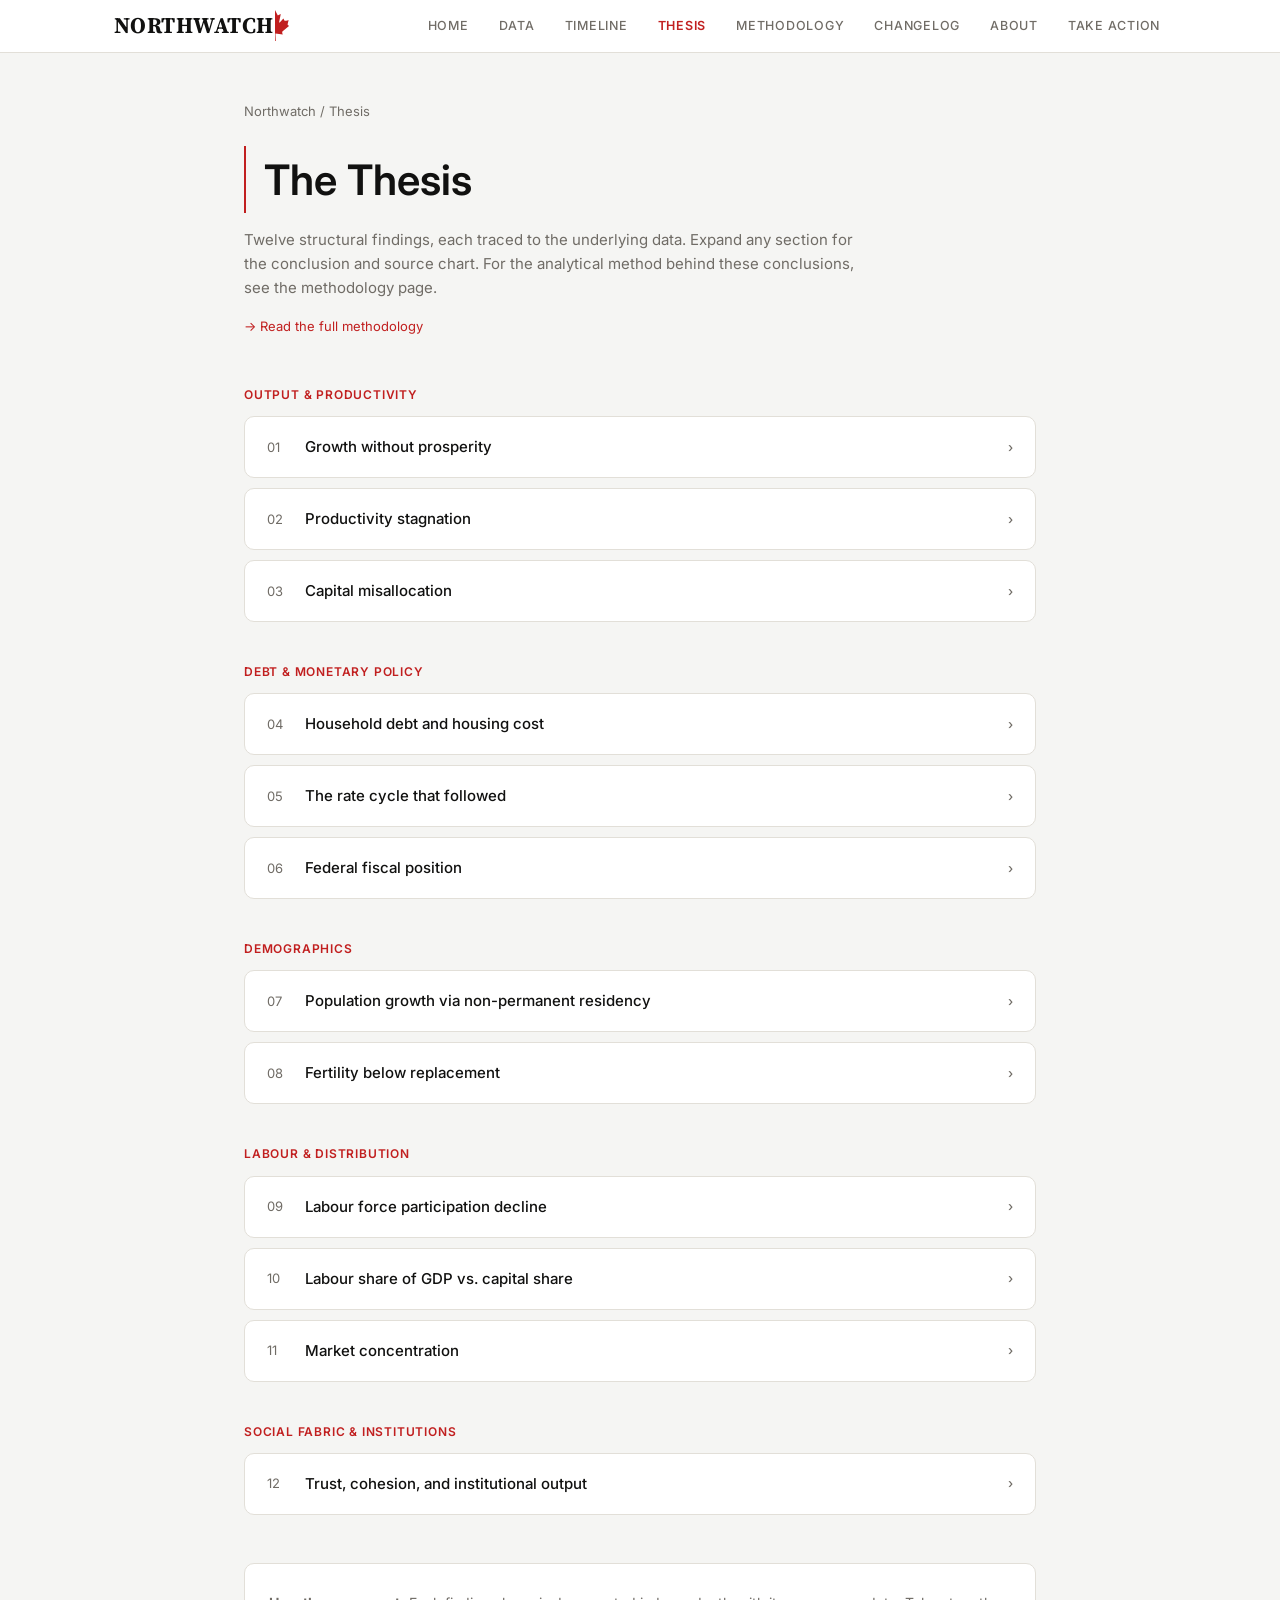
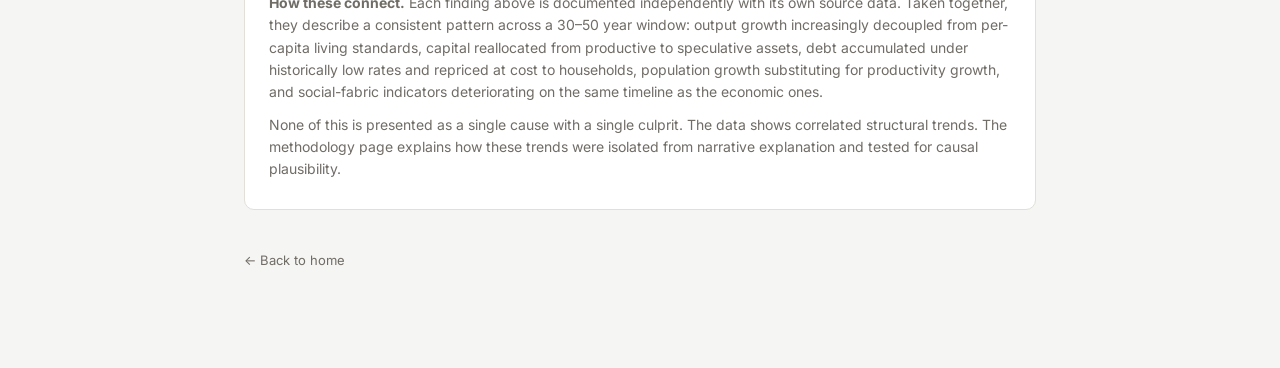
<file: thesis.html>
<!DOCTYPE html>
<html lang="en">
<head>
<meta charset="UTF-8">
<title>The Thesis — Northwatch</title>
<meta name="description" content="The structural argument behind Northwatch: why Canada's economic, fiscal, and demographic indicators point to compounding long-term decline.">
<meta property="og:type" content="website">
<meta property="og:title" content="The Thesis — Northwatch">
<meta property="og:description" content="The structural argument behind Northwatch: why Canada's economic, fiscal, and demographic indicators point to compounding long-term decline.">
<meta property="og:url" content="https://northwatchca.github.io/civic-dashboard-dev/thesis.html">
<meta property="og:site_name" content="Northwatch">
<meta name="twitter:card" content="summary">
<meta name="twitter:title" content="The Thesis — Northwatch">
<meta name="twitter:description" content="The structural argument behind Northwatch: why Canada's economic, fiscal, and demographic indicators point to compounding long-term decline.">
<link rel="canonical" href="https://northwatchca.github.io/civic-dashboard-dev/thesis.html">
<meta name="viewport" content="width=device-width, initial-scale=1.0">
<link rel="preconnect" href="https://fonts.googleapis.com">
<link rel="preconnect" href="https://fonts.gstatic.com" crossorigin>
<link href="https://fonts.googleapis.com/css2?family=Inter:wght@400;500;600;700&family=Source+Serif+4:wght@700&display=swap" rel="stylesheet" media="print" onload="this.media='all'">
<noscript><link href="https://fonts.googleapis.com/css2?family=Inter:wght@400;500;600;700&family=Source+Serif+4:wght@700&display=swap" rel="stylesheet"></noscript>
<style>
  :root{
    --bg:#f5f5f3; --bg-alt:#ffffff; --text:#111110; --text-dim:#706c66;
    --line:#e2dfd8; --accent:#c11f1f; --accent-dim:#671414;
  }
  *{box-sizing:border-box;}
  html{overflow-x:hidden;}
  body{background:var(--bg);color:var(--text);font-family:'Inter',-apple-system,sans-serif;margin:0;line-height:1.6;overflow-x:hidden;}
  a{color:var(--text);}
  .wrap{max-width:840px;margin:0 auto;padding:48px 24px 96px;}
  .breadcrumb{font-size:13px;color:var(--text-dim);margin-bottom:24px;}
  .breadcrumb a{color:var(--text-dim);text-decoration:none;}
  .breadcrumb a:hover{color:var(--accent);}
  h1{font-size:clamp(28px,4vw,42px);font-weight:600;margin:0 0 8px;border-left:2px solid #c11f1f;padding-left:18px;}
  .page-sub{color:var(--text-dim);font-size:15px;max-width:620px;margin-bottom:16px;}
  .methodology-link{font-size:13px;margin-bottom:48px;}
  .methodology-link a{color:var(--accent);text-decoration:none;}
  .methodology-link a:hover{text-decoration:underline;}

  .section-group{margin-bottom:40px;}
  .section-group .group-label{
    font-size:12px;text-transform:uppercase;letter-spacing:0.8px;
    color:var(--accent);margin-bottom:12px;font-weight:600;
  }

  details{
    background:var(--bg-alt);border:1px solid var(--line);
    border-radius:10px;margin-bottom:10px;overflow:hidden;
  }
  details[open]{border-color:var(--accent-dim);}
  summary{
    list-style:none;cursor:pointer;padding:18px 22px;
    display:flex;justify-content:space-between;align-items:center;gap:16px;
    font-size:15px;font-weight:500;
  }
  summary::-webkit-details-marker{display:none;}
  summary .num{color:var(--text-dim);font-weight:400;font-size:13px;min-width:22px;}
  summary .title{flex:1;}
  summary .chev{color:var(--text-dim);font-size:13px;transition:transform .15s;}
  details[open] summary .chev{transform:rotate(90deg);}

  .body{padding:0 22px 22px;}
  .body p{font-size:14px;color:var(--text-dim);margin:0 0 12px;}
  .body p:last-of-type{margin-bottom:0;}
  .body strong{color:var(--text);font-weight:600;}
  .stat-line{
    font-size:13px;color:var(--accent);font-weight:600;
    margin-bottom:14px;
  }
  .view-data{
    display:inline-block;margin-top:14px;font-size:12px;
    color:var(--accent-dim);text-decoration:none;border-top:1px solid var(--line);
    padding-top:12px;width:100%;
  }
  .view-data:hover{color:var(--accent);}

  .closing{
    margin-top:48px;padding:28px 24px;background:var(--bg-alt);
    border:1px solid var(--line);border-radius:10px;
  }
  .closing p{font-size:14px;color:var(--text-dim);margin:0 0 10px;}
  .closing p:last-child{margin-bottom:0;}

  .nav-back{display:inline-block;margin-top:40px;font-size:13px;color:var(--text-dim);text-decoration:none;}
  .nav-back:hover{color:var(--accent);}
</style>
</head>
<body>
<div id="site-nav-root" style="height:53px;background:#fff;border-bottom:1px solid #e2dfd8;position:sticky;top:0;z-index:500;"></div>
<div class="wrap">
  <div class="breadcrumb"><a href="index.html">Northwatch</a> / Thesis</div>
  <h1>The Thesis</h1>
  <p class="page-sub">Twelve structural findings, each traced to the underlying data. Expand any section for the conclusion and source chart. For the analytical method behind these conclusions, see the methodology page.</p>
  <p class="methodology-link"><a href="methodology.html">→ Read the full methodology</a></p>

  <div class="section-group">
    <div class="group-label">Output & Productivity</div>

    <details>
      <summary><span class="num">01</span><span class="title">Growth without prosperity</span><span class="chev">›</span></summary>
      <div class="body">
        <p class="stat-line">Real GDP per capita has fallen since 2021 while total GDP continues to rise.</p>
        <p>Total output and average individual living standards have decoupled. GDP growth since 2021 has been driven primarily by population increase rather than rising output per person — the economy is larger, but the average resident is not better off.</p>
        <a class="view-data" href="data/economy.html#chart-living_standards">View data: Living Standards Divergence, 1961–2026 →</a>
      </div>
    </details>

    <details>
      <summary><span class="num">02</span><span class="title">Productivity stagnation</span><span class="chev">›</span></summary>
      <div class="body">
        <p class="stat-line">Canada ranks last in the G7 for labour productivity growth, 2000–2026.</p>
        <p>Output per hour worked — the standard measure of economic efficiency — has grown slower in Canada than in any other G7 economy over the period. The gap to the United States has widened in every year measured.</p>
        <a class="view-data" href="data/economy.html#chart-productivity_g7">View data: Productivity vs. G7 Peers →</a>
      </div>
    </details>

    <details>
      <summary><span class="num">03</span><span class="title">Capital misallocation</span><span class="chev">›</span></summary>
      <div class="body">
        <p class="stat-line">Real estate's share of GDP rose from 10.2% to 13.5% (1997–2026) as manufacturing fell from 15.8% to 9.8%.</p>
        <p>Investment capital has shifted from productive industrial capacity into residential real estate over three decades. This reallocation correlates directly with the productivity gap above — capital deployed into housing does not generate the output gains that capital deployed into industry does.</p>
        <a class="view-data" href="data/economy.html#chart-capital_allocation">View data: Structural GDP Shifts by Sector →</a>
      </div>
    </details>
  </div>

  <div class="section-group">
    <div class="group-label">Debt & Monetary Policy</div>

    <details>
      <summary><span class="num">04</span><span class="title">Household debt and housing cost</span><span class="chev">›</span></summary>
      <div class="body">
        <p class="stat-line">Household debt-to-income reached 179.6%; the house price-to-income ratio rose from 3.3× to 11.8× (1996–2021).</p>
        <p>These two series move together. As borrowing costs fell to near zero for an extended period, household debt and housing prices rose in tandem — debt financed the price increase, and the price increase required more debt to access.</p>
        <a class="view-data" href="data/debt-fiscal.html#chart-household_debt">View data: Household Debt-to-Income Ratio →</a>
      </div>
    </details>

    <details>
      <summary><span class="num">05</span><span class="title">The rate cycle that followed</span><span class="chev">›</span></summary>
      <div class="body">
        <p class="stat-line">The Bank of Canada held a negative real interest rate for 12 of the 13 years from 2009–2021, then raised the overnight rate from 0.25% to 5.0% in the fastest tightening cycle in 40 years.</p>
        <p>Debt accumulated under near-zero borrowing costs repriced rapidly when rates rose. Real wages turned negative in the same window, compounding the effect on household balance sheets.</p>
        <a class="view-data" href="data/debt-fiscal.html#chart-inflation_boc">View data: Inflation & BoC Overnight Rate →</a>
      </div>
    </details>

    <details>
      <summary><span class="num">06</span><span class="title">Federal fiscal position</span><span class="chev">›</span></summary>
      <div class="body">
        <p class="stat-line">Federal net debt-to-GDP sits near 42%, with no projected return to surplus under current policy settings.</p>
        <p>The 2020 deficit of $327.7B was the largest in Canadian history. Annual debt servicing costs are now comparable in scale to the entire Canada Health Transfer — a fixed and growing claim on future budgets regardless of program priorities.</p>
        <a class="view-data" href="data/debt-fiscal.html#chart-fed_debt_deficit">View data: Federal Debt & Deficit Trajectory →</a>
      </div>
    </details>
  </div>

  <div class="section-group">
    <div class="group-label">Demographics</div>

    <details>
      <summary><span class="num">07</span><span class="title">Population growth via non-permanent residency</span><span class="chev">›</span></summary>
      <div class="body">
        <p class="stat-line">Non-permanent residents rose from 512,000 (2019) to a peak above 2.5 million (2023).</p>
        <p>The bulk of recent population growth has come from temporary, not permanent, immigration categories. This expanded the consumer and labour base quickly but outpaced the housing and service capacity calibrated for a slower-growth population.</p>
        <a class="view-data" href="data/demographics.html#chart-population">View data: Population Growth & Immigration Intake →</a>
      </div>
    </details>

    <details>
      <summary><span class="num">08</span><span class="title">Fertility below replacement</span><span class="chev">›</span></summary>
      <div class="body">
        <p class="stat-line">Total fertility rate is 1.35, against a replacement threshold of 2.1.</p>
        <p>Immigrant fertility arrives above the national average but converges toward it within one generation — second-generation TFR sits at 1.42–1.62, close to the Canadian-born rate. Immigration offsets population decline numerically but does not reverse the underlying fertility trend.</p>
        <a class="view-data" href="data/demographics.html#chart-fertility">View data: Fertility Rate & Demographic Structure →</a>
      </div>
    </details>
  </div>

  <div class="section-group">
    <div class="group-label">Labour & Distribution</div>

    <details>
      <summary><span class="num">09</span><span class="title">Labour force participation decline</span><span class="chev">›</span></summary>
      <div class="body">
        <p class="stat-line">Participation rate fell from 67.6% (2008) to 64.1% (2026) while headline unemployment stayed near historical norms.</p>
        <p>Unemployment alone understates labour market weakness. A falling participation rate means a growing share of the working-age population is not counted as unemployed because they are not seeking work — a separate phenomenon from joblessness.</p>
        <a class="view-data" href="data/labour-inequality.html#chart-labour_market">View data: Labour Market Health →</a>
      </div>
    </details>

    <details>
      <summary><span class="num">10</span><span class="title">Labour share of GDP vs. capital share</span><span class="chev">›</span></summary>
      <div class="body">
        <p class="stat-line">Labour's share of GDP fell from 57.8% (1976) to 53.2% (2026) while capital's share rose correspondingly.</p>
        <p>This is a direct measure of how growth is distributed between wages and returns to capital. Over the 50-year period tracked, a growing share of output has accrued to capital owners relative to workers.</p>
        <a class="view-data" href="data/labour-inequality.html#chart-wealth_inequality">View data: Wealth Distribution & Income Inequality →</a>
      </div>
    </details>

    <details>
      <summary><span class="num">11</span><span class="title">Market concentration</span><span class="chev">›</span></summary>
      <div class="body">
        <p class="stat-line">Banking (~90% of assets), telecom (~90% of revenue), and grocery (~80% of retail) are each held by 3–5 firms.</p>
        <p>Several core consumer sectors operate as oligopolies or duopolies by standard concentration measures (HHI). Dividend and share buyback volumes have grown alongside profit margins over the same period tracked.</p>
        <a class="view-data" href="data/labour-inequality.html#chart-corporate_concentration">View data: Corporate Concentration & Profit Extraction →</a>
      </div>
    </details>
  </div>

  <div class="section-group">
    <div class="group-label">Social Fabric & Institutions</div>

    <details>
      <summary><span class="num">12</span><span class="title">Trust, cohesion, and institutional output</span><span class="chev">›</span></summary>
      <div class="body">
        <p class="stat-line">Generalized social trust fell from 51.2% (1985) to 28.2% (2026); opioid deaths rose from 220/year to a peak above 7,500/year.</p>
        <p>Non-economic indicators of social health have moved in the same direction as the economic indicators above over the same multi-decade window. Government efficiency measures show a comparable pattern: healthcare spending per capita has roughly tripled since 2000 while outcome rankings against peer nations have not improved.</p>
        <a class="view-data" href="data/social-fabric.html#chart-social_cohesion">View data: Social Cohesion, Trust & Mental Health →</a>
      </div>
    </details>
  </div>

  <div class="closing">
    <p><strong>How these connect.</strong> Each finding above is documented independently with its own source data. Taken together, they describe a consistent pattern across a 30–50 year window: output growth increasingly decoupled from per-capita living standards, capital reallocated from productive to speculative assets, debt accumulated under historically low rates and repriced at cost to households, population growth substituting for productivity growth, and social-fabric indicators deteriorating on the same timeline as the economic ones.</p>
    <p>None of this is presented as a single cause with a single culprit. The data shows correlated structural trends. The methodology page explains how these trends were isolated from narrative explanation and tested for causal plausibility.</p>
  </div>

  <a class="nav-back" href="index.html">&larr; Back to home</a>
</div>
<script src="nav.js?v=9"></script>
</body>
</html>
</file>
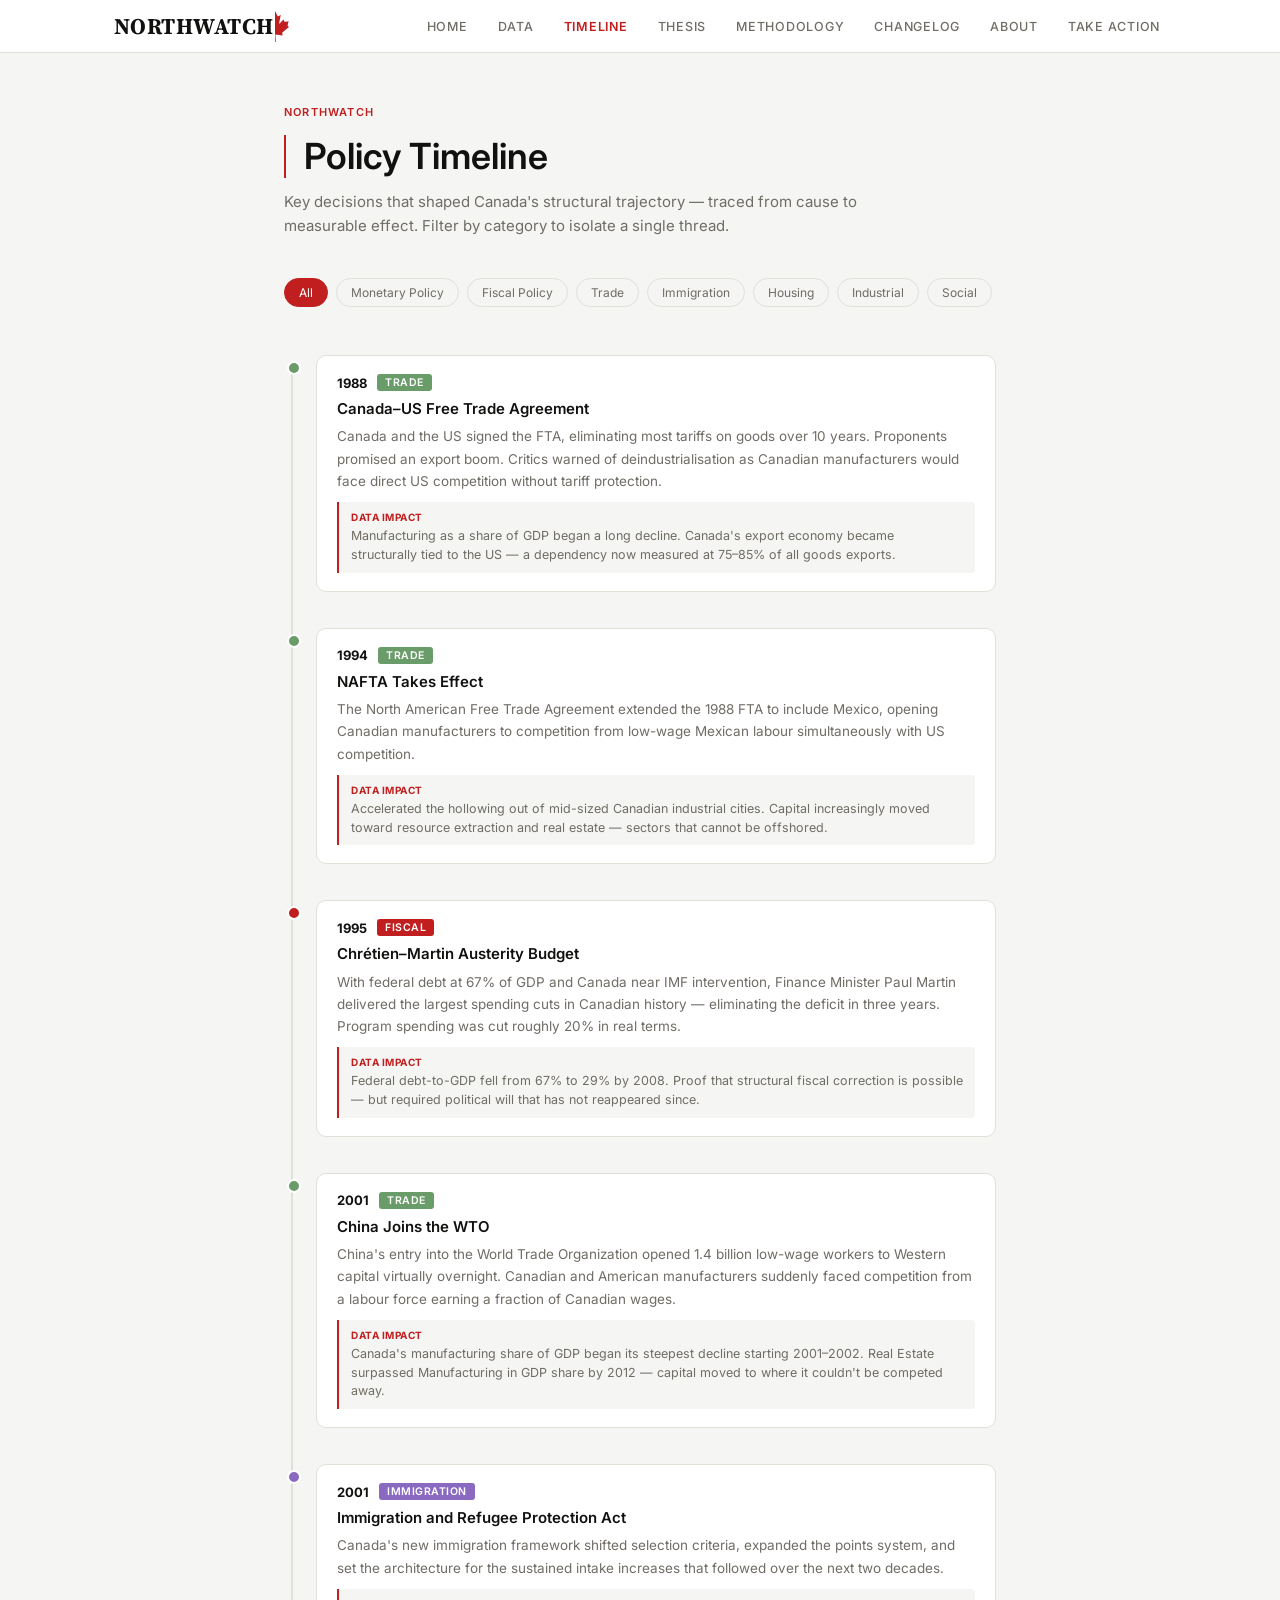
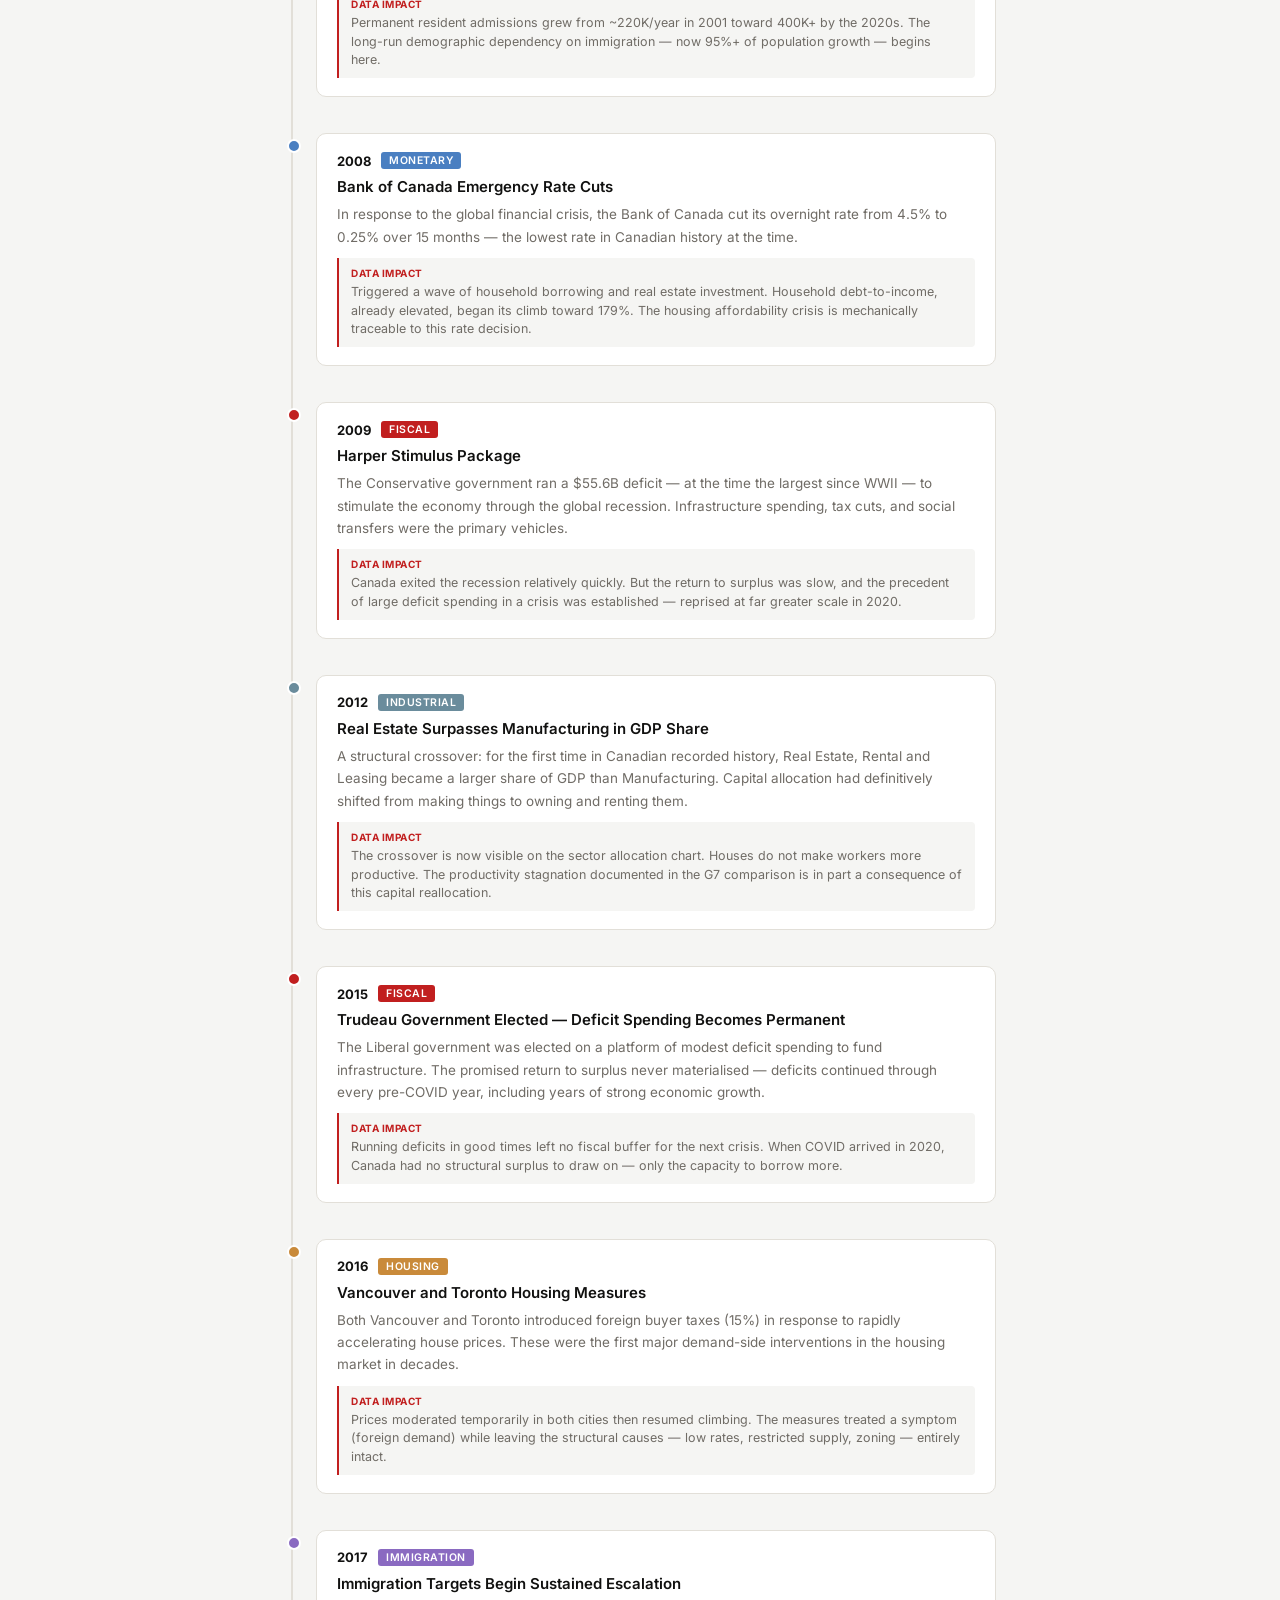
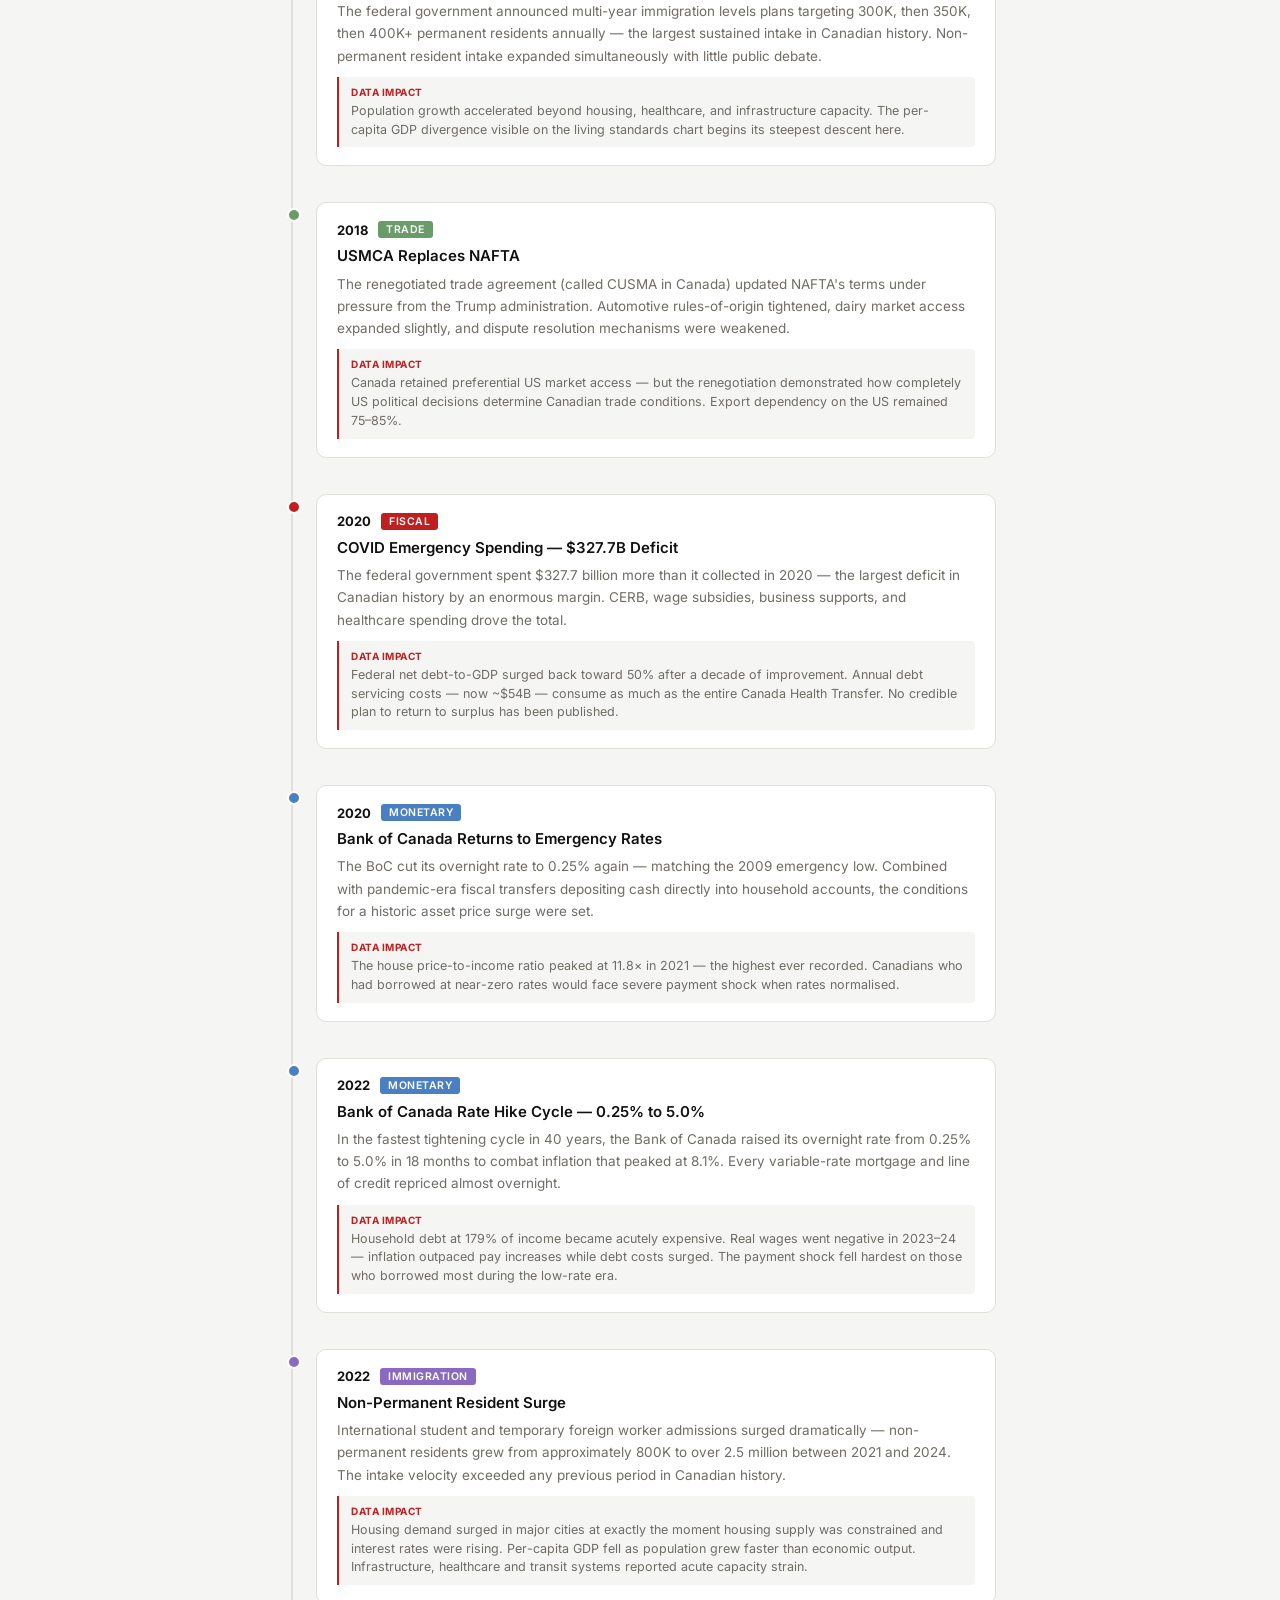
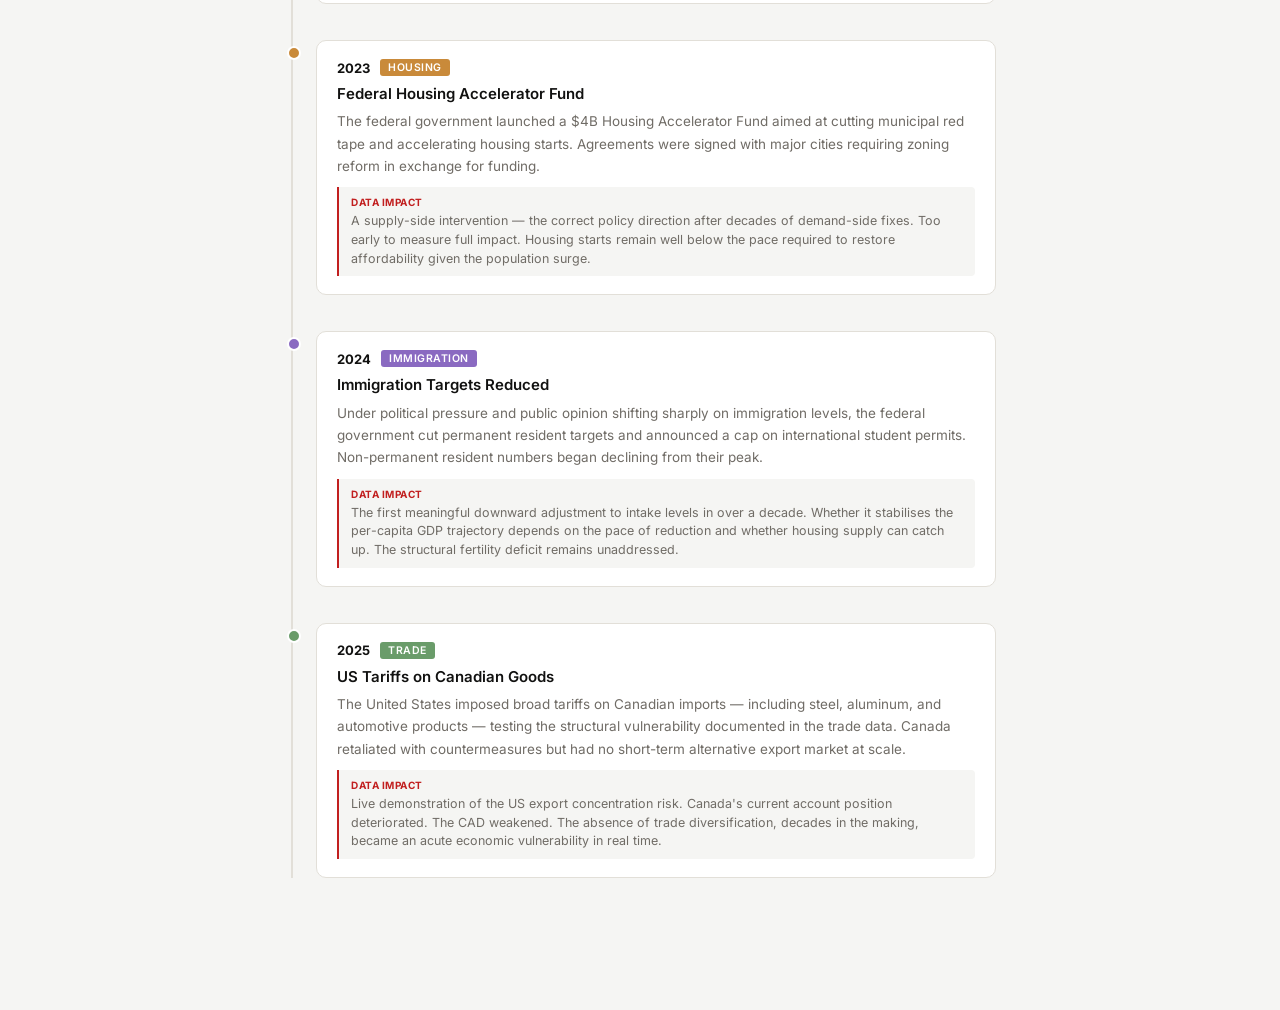
<file: timeline.html>
<!DOCTYPE html>
<html lang="en">
<head>
<meta charset="UTF-8">
<meta name="viewport" content="width=device-width, initial-scale=1.0">
<title>Policy Timeline — Northwatch</title>
<meta name="description" content="A filterable timeline of major Canadian policy events from 1988 to 2025, tracing the decisions behind the country's structural trends.">
<meta property="og:type" content="website">
<meta property="og:title" content="Policy Timeline — Northwatch">
<meta property="og:description" content="A filterable timeline of major Canadian policy events from 1988 to 2025, tracing the decisions behind the country's structural trends.">
<meta property="og:url" content="https://northwatchca.github.io/civic-dashboard-dev/timeline.html">
<meta property="og:site_name" content="Northwatch">
<meta name="twitter:card" content="summary">
<meta name="twitter:title" content="Policy Timeline — Northwatch">
<meta name="twitter:description" content="A filterable timeline of major Canadian policy events from 1988 to 2025, tracing the decisions behind the country's structural trends.">
<link rel="canonical" href="https://northwatchca.github.io/civic-dashboard-dev/timeline.html">
<link rel="preconnect" href="https://fonts.googleapis.com">
<link rel="preconnect" href="https://fonts.gstatic.com" crossorigin>
<link href="https://fonts.googleapis.com/css2?family=Inter:wght@400;500;600;700&family=Source+Serif+4:wght@700&display=swap" rel="stylesheet" media="print" onload="this.media='all'">
<noscript><link href="https://fonts.googleapis.com/css2?family=Inter:wght@400;500;600;700&family=Source+Serif+4:wght@700&display=swap" rel="stylesheet"></noscript>
<style>
:root{
  --bg:#f5f5f3;--bg-card:#fff;--border:#e2dfd8;
  --text:#111110;--text-dim:#706c66;--accent:#c11f1f;
}
*{box-sizing:border-box;margin:0;padding:0;}
html{overflow-x:hidden;}
body{background:var(--bg);font-family:'Inter',-apple-system,sans-serif;color:var(--text);overflow-x:hidden;}
.wrap{max-width:760px;margin:0 auto;padding:52px 24px 96px;}
.page-eyebrow{font-size:11px;text-transform:uppercase;letter-spacing:1.2px;color:var(--accent);font-weight:600;margin-bottom:16px;}
h1{font-size:clamp(26px,4vw,36px);font-weight:600;margin-bottom:12px;line-height:1.2;border-left:2px solid #c11f1f;padding-left:18px;}
.page-sub{font-size:15px;color:var(--text-dim);line-height:1.6;max-width:580px;margin-bottom:40px;}

/* filter bar */
.filter-bar{display:flex;flex-wrap:wrap;gap:8px;margin-bottom:48px;}
.filter-btn{
  background:none;border:1px solid var(--border);border-radius:20px;
  padding:6px 14px;font-size:12px;font-family:inherit;cursor:pointer;
  color:var(--text-dim);transition:all .15s;
}
.filter-btn:hover{border-color:var(--accent);color:var(--accent);}
.filter-btn.active{background:var(--accent);border-color:var(--accent);color:#fff;}

/* timeline */
.timeline{position:relative;padding-left:32px;}
.timeline::before{
  content:'';position:absolute;left:7px;top:8px;bottom:0;
  width:2px;background:var(--border);
}
.tl-event{position:relative;margin-bottom:36px;}
.tl-dot{
  position:absolute;left:-29px;top:6px;
  width:14px;height:14px;border-radius:50%;
  border:2px solid #fff;flex-shrink:0;
}
.tl-card{
  background:var(--bg-card);border:1px solid var(--border);
  border-radius:10px;padding:18px 20px;
  transition:border-color .15s;
}
.tl-card:hover{border-color:#ccc;}
.tl-top{display:flex;align-items:center;gap:10px;margin-bottom:8px;flex-wrap:wrap;}
.tl-year{font-size:13px;font-weight:700;color:var(--text);}
.tl-tag{
  font-size:10.5px;font-weight:600;text-transform:uppercase;letter-spacing:0.5px;
  padding:2px 8px;border-radius:3px;color:#fff;
}
.tl-title{font-size:15px;font-weight:600;margin-bottom:6px;line-height:1.35;}
.tl-body{font-size:13.5px;color:var(--text-dim);line-height:1.65;}
.tl-impact{
  margin-top:10px;padding:8px 12px;background:var(--bg);
  border-left:2px solid var(--accent);border-radius:0 4px 4px 0;
  font-size:12.5px;color:var(--text-dim);line-height:1.5;
}
.tl-impact strong{color:var(--accent);font-size:10px;text-transform:uppercase;letter-spacing:0.5px;display:block;margin-bottom:2px;}

/* category colors */
.tag-monetary{background:#4a7fc1;}
.tag-fiscal{background:#c11f1f;}
.tag-trade{background:#6a9c6a;}
.tag-immigration{background:#8a6ac1;}
.tag-housing{background:#c98a3a;}
.tag-industrial{background:#6a8c9c;}
.tag-social{background:#9c6a4a;}

.dot-monetary{background:#4a7fc1;}
.dot-fiscal{background:#c11f1f;}
.dot-trade{background:#6a9c6a;}
.dot-immigration{background:#8a6ac1;}
.dot-housing{background:#c98a3a;}
.dot-industrial{background:#6a8c9c;}
.dot-social{background:#9c6a4a;}

.tl-event.hidden{display:none;}
</style>
</head>
<body>
<div id="site-nav-root" style="height:53px;background:#fff;border-bottom:1px solid #e2dfd8;position:sticky;top:0;z-index:500;"></div>

<div class="wrap">
  <p class="page-eyebrow">Northwatch</p>
  <h1>Policy Timeline</h1>
  <p class="page-sub">Key decisions that shaped Canada's structural trajectory — traced from cause to measurable effect. Filter by category to isolate a single thread.</p>

  <div class="filter-bar">
    <button class="filter-btn active" data-cat="all">All</button>
    <button class="filter-btn" data-cat="monetary">Monetary Policy</button>
    <button class="filter-btn" data-cat="fiscal">Fiscal Policy</button>
    <button class="filter-btn" data-cat="trade">Trade</button>
    <button class="filter-btn" data-cat="immigration">Immigration</button>
    <button class="filter-btn" data-cat="housing">Housing</button>
    <button class="filter-btn" data-cat="industrial">Industrial</button>
    <button class="filter-btn" data-cat="social">Social</button>
  </div>

  <div class="timeline" id="timeline"></div>
</div>

<script>
const EVENTS = [
  {
    year: "1988",
    cat: "trade",
    title: "Canada–US Free Trade Agreement",
    body: "Canada and the US signed the FTA, eliminating most tariffs on goods over 10 years. Proponents promised an export boom. Critics warned of deindustrialisation as Canadian manufacturers would face direct US competition without tariff protection.",
    impact: "Manufacturing as a share of GDP began a long decline. Canada's export economy became structurally tied to the US — a dependency now measured at 75–85% of all goods exports."
  },
  {
    year: "1994",
    cat: "trade",
    title: "NAFTA Takes Effect",
    body: "The North American Free Trade Agreement extended the 1988 FTA to include Mexico, opening Canadian manufacturers to competition from low-wage Mexican labour simultaneously with US competition.",
    impact: "Accelerated the hollowing out of mid-sized Canadian industrial cities. Capital increasingly moved toward resource extraction and real estate — sectors that cannot be offshored."
  },
  {
    year: "1995",
    cat: "fiscal",
    title: "Chrétien–Martin Austerity Budget",
    body: "With federal debt at 67% of GDP and Canada near IMF intervention, Finance Minister Paul Martin delivered the largest spending cuts in Canadian history — eliminating the deficit in three years. Program spending was cut roughly 20% in real terms.",
    impact: "Federal debt-to-GDP fell from 67% to 29% by 2008. Proof that structural fiscal correction is possible — but required political will that has not reappeared since."
  },
  {
    year: "2001",
    cat: "trade",
    title: "China Joins the WTO",
    body: "China's entry into the World Trade Organization opened 1.4 billion low-wage workers to Western capital virtually overnight. Canadian and American manufacturers suddenly faced competition from a labour force earning a fraction of Canadian wages.",
    impact: "Canada's manufacturing share of GDP began its steepest decline starting 2001–2002. Real Estate surpassed Manufacturing in GDP share by 2012 — capital moved to where it couldn't be competed away."
  },
  {
    year: "2001",
    cat: "immigration",
    title: "Immigration and Refugee Protection Act",
    body: "Canada's new immigration framework shifted selection criteria, expanded the points system, and set the architecture for the sustained intake increases that followed over the next two decades.",
    impact: "Permanent resident admissions grew from ~220K/year in 2001 toward 400K+ by the 2020s. The long-run demographic dependency on immigration — now 95%+ of population growth — begins here."
  },
  {
    year: "2008",
    cat: "monetary",
    title: "Bank of Canada Emergency Rate Cuts",
    body: "In response to the global financial crisis, the Bank of Canada cut its overnight rate from 4.5% to 0.25% over 15 months — the lowest rate in Canadian history at the time.",
    impact: "Triggered a wave of household borrowing and real estate investment. Household debt-to-income, already elevated, began its climb toward 179%. The housing affordability crisis is mechanically traceable to this rate decision."
  },
  {
    year: "2009",
    cat: "fiscal",
    title: "Harper Stimulus Package",
    body: "The Conservative government ran a $55.6B deficit — at the time the largest since WWII — to stimulate the economy through the global recession. Infrastructure spending, tax cuts, and social transfers were the primary vehicles.",
    impact: "Canada exited the recession relatively quickly. But the return to surplus was slow, and the precedent of large deficit spending in a crisis was established — reprised at far greater scale in 2020."
  },
  {
    year: "2012",
    cat: "industrial",
    title: "Real Estate Surpasses Manufacturing in GDP Share",
    body: "A structural crossover: for the first time in Canadian recorded history, Real Estate, Rental and Leasing became a larger share of GDP than Manufacturing. Capital allocation had definitively shifted from making things to owning and renting them.",
    impact: "The crossover is now visible on the sector allocation chart. Houses do not make workers more productive. The productivity stagnation documented in the G7 comparison is in part a consequence of this capital reallocation."
  },
  {
    year: "2015",
    cat: "fiscal",
    title: "Trudeau Government Elected — Deficit Spending Becomes Permanent",
    body: "The Liberal government was elected on a platform of modest deficit spending to fund infrastructure. The promised return to surplus never materialised — deficits continued through every pre-COVID year, including years of strong economic growth.",
    impact: "Running deficits in good times left no fiscal buffer for the next crisis. When COVID arrived in 2020, Canada had no structural surplus to draw on — only the capacity to borrow more."
  },
  {
    year: "2016",
    cat: "housing",
    title: "Vancouver and Toronto Housing Measures",
    body: "Both Vancouver and Toronto introduced foreign buyer taxes (15%) in response to rapidly accelerating house prices. These were the first major demand-side interventions in the housing market in decades.",
    impact: "Prices moderated temporarily in both cities then resumed climbing. The measures treated a symptom (foreign demand) while leaving the structural causes — low rates, restricted supply, zoning — entirely intact."
  },
  {
    year: "2017",
    cat: "immigration",
    title: "Immigration Targets Begin Sustained Escalation",
    body: "The federal government announced multi-year immigration levels plans targeting 300K, then 350K, then 400K+ permanent residents annually — the largest sustained intake in Canadian history. Non-permanent resident intake expanded simultaneously with little public debate.",
    impact: "Population growth accelerated beyond housing, healthcare, and infrastructure capacity. The per-capita GDP divergence visible on the living standards chart begins its steepest descent here."
  },
  {
    year: "2018",
    cat: "trade",
    title: "USMCA Replaces NAFTA",
    body: "The renegotiated trade agreement (called CUSMA in Canada) updated NAFTA's terms under pressure from the Trump administration. Automotive rules-of-origin tightened, dairy market access expanded slightly, and dispute resolution mechanisms were weakened.",
    impact: "Canada retained preferential US market access — but the renegotiation demonstrated how completely US political decisions determine Canadian trade conditions. Export dependency on the US remained 75–85%."
  },
  {
    year: "2020",
    cat: "fiscal",
    title: "COVID Emergency Spending — $327.7B Deficit",
    body: "The federal government spent $327.7 billion more than it collected in 2020 — the largest deficit in Canadian history by an enormous margin. CERB, wage subsidies, business supports, and healthcare spending drove the total.",
    impact: "Federal net debt-to-GDP surged back toward 50% after a decade of improvement. Annual debt servicing costs — now ~$54B — consume as much as the entire Canada Health Transfer. No credible plan to return to surplus has been published."
  },
  {
    year: "2020",
    cat: "monetary",
    title: "Bank of Canada Returns to Emergency Rates",
    body: "The BoC cut its overnight rate to 0.25% again — matching the 2009 emergency low. Combined with pandemic-era fiscal transfers depositing cash directly into household accounts, the conditions for a historic asset price surge were set.",
    impact: "The house price-to-income ratio peaked at 11.8× in 2021 — the highest ever recorded. Canadians who had borrowed at near-zero rates would face severe payment shock when rates normalised."
  },
  {
    year: "2022",
    cat: "monetary",
    title: "Bank of Canada Rate Hike Cycle — 0.25% to 5.0%",
    body: "In the fastest tightening cycle in 40 years, the Bank of Canada raised its overnight rate from 0.25% to 5.0% in 18 months to combat inflation that peaked at 8.1%. Every variable-rate mortgage and line of credit repriced almost overnight.",
    impact: "Household debt at 179% of income became acutely expensive. Real wages went negative in 2023–24 — inflation outpaced pay increases while debt costs surged. The payment shock fell hardest on those who borrowed most during the low-rate era."
  },
  {
    year: "2022",
    cat: "immigration",
    title: "Non-Permanent Resident Surge",
    body: "International student and temporary foreign worker admissions surged dramatically — non-permanent residents grew from approximately 800K to over 2.5 million between 2021 and 2024. The intake velocity exceeded any previous period in Canadian history.",
    impact: "Housing demand surged in major cities at exactly the moment housing supply was constrained and interest rates were rising. Per-capita GDP fell as population grew faster than economic output. Infrastructure, healthcare and transit systems reported acute capacity strain."
  },
  {
    year: "2023",
    cat: "housing",
    title: "Federal Housing Accelerator Fund",
    body: "The federal government launched a $4B Housing Accelerator Fund aimed at cutting municipal red tape and accelerating housing starts. Agreements were signed with major cities requiring zoning reform in exchange for funding.",
    impact: "A supply-side intervention — the correct policy direction after decades of demand-side fixes. Too early to measure full impact. Housing starts remain well below the pace required to restore affordability given the population surge."
  },
  {
    year: "2024",
    cat: "immigration",
    title: "Immigration Targets Reduced",
    body: "Under political pressure and public opinion shifting sharply on immigration levels, the federal government cut permanent resident targets and announced a cap on international student permits. Non-permanent resident numbers began declining from their peak.",
    impact: "The first meaningful downward adjustment to intake levels in over a decade. Whether it stabilises the per-capita GDP trajectory depends on the pace of reduction and whether housing supply can catch up. The structural fertility deficit remains unaddressed."
  },
  {
    year: "2025",
    cat: "trade",
    title: "US Tariffs on Canadian Goods",
    body: "The United States imposed broad tariffs on Canadian imports — including steel, aluminum, and automotive products — testing the structural vulnerability documented in the trade data. Canada retaliated with countermeasures but had no short-term alternative export market at scale.",
    impact: "Live demonstration of the US export concentration risk. Canada's current account position deteriorated. The CAD weakened. The absence of trade diversification, decades in the making, became an acute economic vulnerability in real time."
  },
];

function renderTimeline(filter){
  const tl = document.getElementById("timeline");
  tl.innerHTML = EVENTS.map(e => {
    const hidden = filter !== "all" && e.cat !== filter ? "hidden" : "";
    return `<div class="tl-event ${hidden}" data-cat="${e.cat}">
      <div class="tl-dot dot-${e.cat}"></div>
      <div class="tl-card">
        <div class="tl-top">
          <span class="tl-year">${e.year}</span>
          <span class="tl-tag tag-${e.cat}">${e.cat.charAt(0).toUpperCase()+e.cat.slice(1)}</span>
        </div>
        <div class="tl-title">${e.title}</div>
        <div class="tl-body">${e.body}</div>
        <div class="tl-impact"><strong>Data impact</strong>${e.impact}</div>
      </div>
    </div>`;
  }).join("");
}

document.querySelectorAll(".filter-btn").forEach(btn => {
  btn.addEventListener("click", function(){
    document.querySelectorAll(".filter-btn").forEach(b => b.classList.remove("active"));
    this.classList.add("active");
    renderTimeline(this.dataset.cat);
  });
});

renderTimeline("all");
</script>

<script src="nav.js?v=9"></script>
</body>
</html>
</file>
<file: data/data-style.css>
:root{
  --bg:#f5f5f3;
  --bg-alt:#ffffff;
  --text:#111110;
  --text-dim:#706c66;
  --line:#e2dfd8;
  --accent:#c11f1f;
  --accent-dim:#671414;
}
*{box-sizing:border-box;}
button,a{touch-action:manipulation;}
body{
  background:var(--bg);
  color:var(--text);
  font-family:'Inter',-apple-system,sans-serif;
  margin:0;
  line-height:1.5;
  touch-action:manipulation;
  overflow-x:hidden;
}
html{overflow-x:hidden;}
.wrap{max-width:1100px;margin:0 auto;padding:48px 24px 96px;}
a{color:var(--text);}
.breadcrumb{font-size:13px;color:var(--text-dim);margin-bottom:24px;}
.breadcrumb a{color:var(--text-dim);text-decoration:none;}
.breadcrumb a:hover{color:var(--accent);}
h1{font-size:clamp(28px,4vw,42px);font-weight:600;line-height:1.05;margin:0 0 8px;border-left:2px solid #c11f1f;padding-left:18px;}
.page-sub{color:var(--text-dim);font-size:15px;max-width:640px;margin-bottom:48px;}

/* category index cards */
.cat-grid{display:grid;grid-template-columns:repeat(auto-fit,minmax(260px,1fr));gap:16px;}
.cat-card{
  display:block;text-decoration:none;
  background:var(--bg-alt);border:1px solid var(--line);
  border-radius:10px;padding:24px;transition:border-color .15s;
}
.cat-card:hover{border-color:var(--accent-dim);}
.cat-card h2{font-size:18px;margin:0 0 6px;color:var(--text);}
.cat-card p{font-size:13px;color:var(--text-dim);margin:0 0 12px;}
.cat-card .count{font-size:12px;color:var(--accent);}

/* chart grid on category pages */
.chart-grid{display:grid;grid-template-columns:1fr;gap:16px;margin-top:32px;}
.chart-section-header{margin:12px 0 -4px;padding-top:24px;border-top:2px solid var(--line,#e2dfd8);}
.chart-section-header:first-child{margin-top:0;padding-top:0;border-top:none;}
.chart-section-header h3{font-size:22px;font-weight:700;line-height:1.05;color:var(--text,#111110);margin:0 0 4px;text-transform:uppercase;letter-spacing:0.04em;border-left:1.5px solid #c11f1f;padding-left:12px;}
.chart-section-header p{font-size:13px;color:var(--text-dim,#706c66);margin:0;}

/* reference tables (small static data attached to a chart) */
.ref-table-wrap{margin-top:18px;}
.ref-table-caption{font-size:12px;text-transform:uppercase;letter-spacing:0.6px;color:var(--accent);margin:0 0 8px;font-weight:600;}
.ref-table{width:100%;border-collapse:collapse;font-size:12.5px;}
.ref-table th, .ref-table td{padding:8px 10px;text-align:left;border-bottom:1px solid var(--line);}
.ref-table th{color:var(--text-dim);font-weight:600;font-size:11.5px;text-transform:uppercase;letter-spacing:0.3px;}
.ref-table td{color:var(--text);}
.ref-table tr:last-child td{border-bottom:none;}
.ref-table-wrap{overflow-x:auto;}

.ref-note{
  margin-top:16px;padding:12px 14px;background:var(--bg);border-left:2px solid var(--accent-dim);
  font-size:13px;color:var(--text-dim);line-height:1.5;
}

/* compare tool */
.sync-status{font-size:12.5px;color:var(--text-dim);margin:0 0 32px;}
.sync-status.synced{color:#4A6741;}
.compare-controls{display:flex;gap:16px;flex-wrap:wrap;margin-bottom:32px;}
.compare-select-group{display:flex;flex-direction:column;gap:6px;flex:1 1 260px;min-width:0;}
.compare-select-group label{
  font-size:11px;font-weight:600;letter-spacing:0.6px;text-transform:uppercase;
  color:var(--text-dim);
}
.compare-controls select{
  background:var(--bg-alt);color:var(--text);border:1px solid var(--line);
  border-radius:6px;padding:10px 14px;font-family:inherit;font-size:14px;
  width:100%;max-width:100%;box-sizing:border-box;
  text-overflow:ellipsis;white-space:nowrap;overflow:hidden;
}
.compare-grid{display:grid;grid-template-columns:1fr;gap:24px;}
@media(min-width:860px){.compare-grid{grid-template-columns:1fr 1fr;align-items:start;}}
.chart-header.no-toggle{cursor:default;}
.chart-header.no-toggle:hover{background:none;}
.nav-back{display:inline-block;margin-top:40px;font-size:13px;color:var(--text-dim);text-decoration:none;}
.nav-back:hover{color:var(--accent);}

/* expand/collapse controls */
.expand-controls{display:flex;gap:10px;margin-bottom:16px;}
.expand-btn{
  background:none;border:1px solid var(--line);color:var(--text-dim);
  border-radius:6px;padding:6px 14px;font-size:12px;cursor:pointer;
  font-family:inherit;transition:border-color .15s,color .15s;
}
.expand-btn:hover{border-color:var(--accent);color:var(--accent);}

/* chart card — collapsible */
.chart-card{border-radius:10px;background:var(--bg-alt);border:1px solid var(--line);overflow:hidden;}
.chart-header{
  display:flex;align-items:flex-start;justify-content:space-between;gap:12px;
  padding:20px 24px 16px;cursor:pointer;user-select:none;
  transition:background .15s;
}
@media (hover:hover) and (pointer:fine){.chart-header:hover{background:#f2efe9;}}
.chart-header-text{flex:1;min-width:0;}
.chart-header-text h3{margin:0 0 4px;font-size:17px;}
.chart-header-text .sub{margin:0;font-size:13px;color:var(--text-dim);}
.chart-header-actions{display:flex;align-items:center;gap:10px;flex-shrink:0;margin-top:2px;}
.toggle-arrow{font-size:11px;color:var(--text-dim);transition:transform .2s;}

@media (max-width:480px){
  .chart-header{flex-direction:column;align-items:flex-start;}
  .chart-header-actions{margin-top:10px;align-self:flex-end;flex-wrap:wrap;justify-content:flex-end;gap:8px;}
}

/* collapsed state hides body */
.chart-body{padding:0 24px 20px;}
.chart-card.collapsed .chart-body{display:none;}
.chart-card.collapsed .chart-header{padding-bottom:20px;}

/* remove old standalone sub/src styles that are now inside header-text */
.chart-card .sub{font-size:13px;color:var(--text-dim);margin:0 0 16px;}
.chart-card .src{font-size:11px;color:var(--text-dim);margin-top:14px;border-top:1px solid var(--line);padding-top:10px;}
.chart-card .src .last-updated{color:var(--text-dim);opacity:0.85;}
.chart-box{position:relative;height:340px;}

/* "what does this mean?" button */
.info-btn{
  background:none;border:1px solid var(--line);color:var(--text-dim);
  border-radius:16px;height:28px;padding:0 12px;font-size:12px;font-weight:600;
  cursor:pointer;display:flex;align-items:center;justify-content:center;
  flex-shrink:0;transition:border-color .15s,color .15s;white-space:nowrap;
}
.info-btn:hover{border-color:var(--accent);color:var(--accent);}

/* "share" button */
.share-btn{
  background:none;border:1px solid var(--line);color:var(--text-dim);
  border-radius:16px;height:28px;padding:0 12px;font-size:12px;font-weight:600;
  cursor:pointer;display:flex;align-items:center;justify-content:center;
  flex-shrink:0;transition:border-color .15s,color .15s;white-space:nowrap;
}
.share-btn:hover{border-color:var(--accent);color:var(--accent);}
.share-btn-copied{border-color:var(--accent);color:var(--accent);}

/* "CSV download" button */
.csv-btn{
  background:none;border:1px solid var(--line);color:var(--text-dim);
  border-radius:16px;height:28px;padding:0 12px;font-size:12px;font-weight:600;
  cursor:pointer;display:flex;align-items:center;justify-content:center;
  flex-shrink:0;transition:border-color .15s,color .15s;white-space:nowrap;
}
.csv-btn:hover{border-color:var(--accent);color:var(--accent);}

/* "image download" button */
.img-btn{
  background:none;border:1px solid var(--line);color:var(--text-dim);
  border-radius:16px;height:28px;padding:0 12px;font-size:12px;font-weight:600;
  cursor:pointer;display:flex;align-items:center;justify-content:center;
  flex-shrink:0;transition:border-color .15s,color .15s;white-space:nowrap;
}
.img-btn:hover{border-color:var(--accent);color:var(--accent);}

/* deep-link highlight flash */
@keyframes shareHighlight{
  0%{box-shadow:0 0 0 3px rgba(193,31,31,0.35);}
  100%{box-shadow:0 0 0 3px rgba(193,31,31,0);}
}
.chart-card.share-highlight{animation:shareHighlight 2.2s ease-out;}

/* HTML legend */
.html-legend{display:flex;flex-wrap:wrap;gap:6px 14px;margin:0 0 14px;}
.legend-item{
  display:inline-flex;align-items:center;gap:6px;
  font-size:11.5px;color:var(--text-dim);cursor:default;
}
.legend-dot{width:10px;height:10px;border-radius:2px;flex-shrink:0;}

/* info modal overlay */
.info-modal-overlay{
  display:none;position:fixed;inset:0;
  background:rgba(0,0,0,0.7);z-index:9999;
  align-items:center;justify-content:center;padding:20px;
  overscroll-behavior:contain;
}
.info-modal-overlay.active{display:flex;}
.info-modal{
  background:var(--bg-alt);border:1px solid var(--line);
  border-radius:12px;max-width:min(520px,calc(100vw - 40px));width:100%;
  max-height:82vh;overflow-y:auto;padding:26px 26px 22px;
  position:relative;overscroll-behavior:contain;
}
.info-modal-close{
  position:absolute;top:14px;right:16px;
  background:none;border:none;color:var(--text-dim);
  font-size:22px;cursor:pointer;line-height:1;padding:0;
}
.info-modal-close:hover{color:var(--text);}
.info-modal-tag{
  font-size:11px;text-transform:uppercase;letter-spacing:0.7px;
  color:var(--accent);font-weight:600;margin:0 0 8px;
}
/* title row */
.info-modal-top-row{margin-bottom:4px;}
.info-modal-top-row h4{font-size:15px;margin:0;color:var(--text);line-height:1.4;}
.info-modal-explain{font-size:13.5px;color:var(--text);line-height:1.65;margin:0 0 16px;}
/* flat verdict block — no hover, no click, just visible */
.info-modal-verdict{
  border-left:5px solid var(--text-dim);border-radius:6px;
  padding:13px 16px;margin:0 0 18px;
}
.info-modal-verdict .verdict-tag{
  display:block;font-size:13.5px;font-weight:800;letter-spacing:0.4px;
  text-transform:uppercase;margin-bottom:6px;
}
.info-modal-verdict p{margin:0;font-size:13.5px;line-height:1.6;color:var(--text);}
.info-modal-verdict.v-bad{border-left-color:#8B3A2A;background:rgba(139,58,42,0.09);}
.info-modal-verdict.v-bad .verdict-tag{color:#8B3A2A;}
.info-modal-verdict.v-mixed{border-left-color:#9C7840;background:rgba(156,120,64,0.09);}
.info-modal-verdict.v-mixed .verdict-tag{color:#906e3b;}
.info-modal-verdict.v-context{border-left-color:#7a7670;background:rgba(122,118,112,0.09);}
.info-modal-verdict.v-context .verdict-tag{color:#76726d;}
/* cited-threshold block — a sourced external benchmark, distinct from the internal BAD/MIXED/CONTEXT verdict */
.info-modal-threshold{
  border-left:5px solid #4a4744;border-radius:6px;
  padding:13px 16px;margin:0 0 18px;background:rgba(74,71,68,0.06);
}
.info-modal-threshold .threshold-tag{
  display:block;font-size:12.5px;font-weight:800;letter-spacing:0.5px;
  text-transform:uppercase;margin-bottom:6px;color:#4a4744;
}
.info-modal-threshold p{margin:0;font-size:13.5px;line-height:1.6;color:var(--text);}
.cited-badge{
  display:inline-block;font-size:10.5px;font-weight:700;letter-spacing:0.3px;
  text-transform:uppercase;color:#4a4744;border:1px solid #4a4744;
  border-radius:10px;padding:2px 8px;margin-left:8px;vertical-align:middle;
  white-space:nowrap;
}
.info-modal-legend{border-top:1px solid var(--line);padding-top:16px;margin-top:4px;}
.info-modal-legend-label{
  font-size:11px;text-transform:uppercase;letter-spacing:0.5px;
  color:var(--text-dim);font-weight:600;margin:0 0 10px;
}
.info-modal-item{display:flex;gap:10px;margin-bottom:10px;font-size:13px;line-height:1.5;}
.info-modal-item .dot{width:10px;height:10px;border-radius:2px;flex-shrink:0;margin-top:3px;}
.info-modal-item strong{color:var(--text);}
.info-modal-item span{color:var(--text-dim);}
.info-modal-related{border-top:1px solid var(--line);padding-top:16px;margin-top:4px;}
.info-modal-related-label{
  font-size:11px;text-transform:uppercase;letter-spacing:0.5px;
  color:var(--text-dim);font-weight:600;margin:0 0 10px;
}
.related-chart-links{display:flex;flex-wrap:wrap;gap:8px;}
.related-chart-link{
  display:inline-block;font-size:12.5px;font-weight:600;color:var(--accent);
  border:1px solid var(--accent);border-radius:14px;padding:5px 12px;
  text-decoration:none;transition:background 0.15s,color 0.15s;
}
.related-chart-link:hover{background:var(--accent);color:#fff;}

/* Reusable hover-tooltip component — same pattern as .verdict-tooltip, used site-wide */
.info-tip{position:relative;cursor:help;border-bottom:1px dotted var(--line);}
.info-tip-bubble{
  display:none;position:absolute;left:0;top:calc(100% + 8px);
  background:#111110;color:#f0ede5;font-size:12.5px;line-height:1.55;
  border-radius:8px;padding:10px 12px;width:220px;z-index:10001;
  box-shadow:0 4px 20px rgba(0,0,0,0.25);text-transform:none;
  font-weight:400;letter-spacing:normal;
}
.info-tip:hover .info-tip-bubble{display:block;}
</file>
